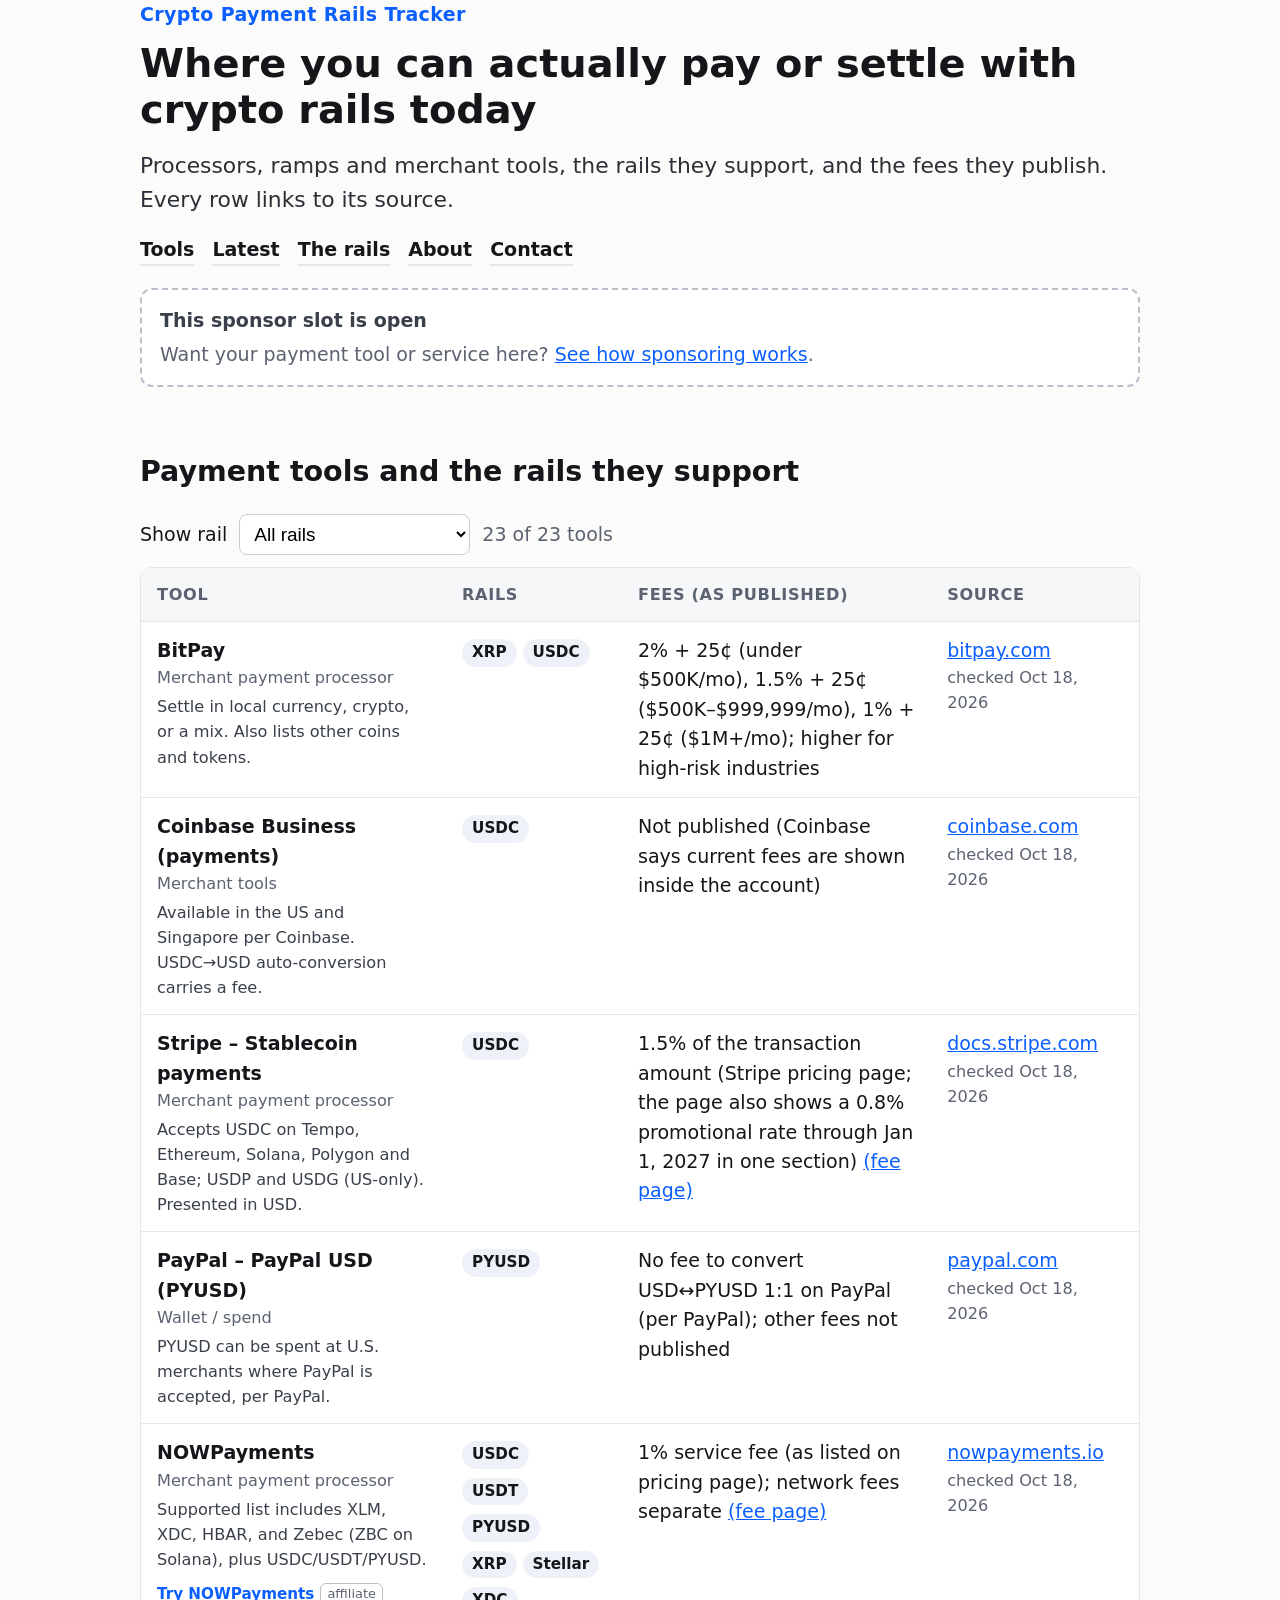
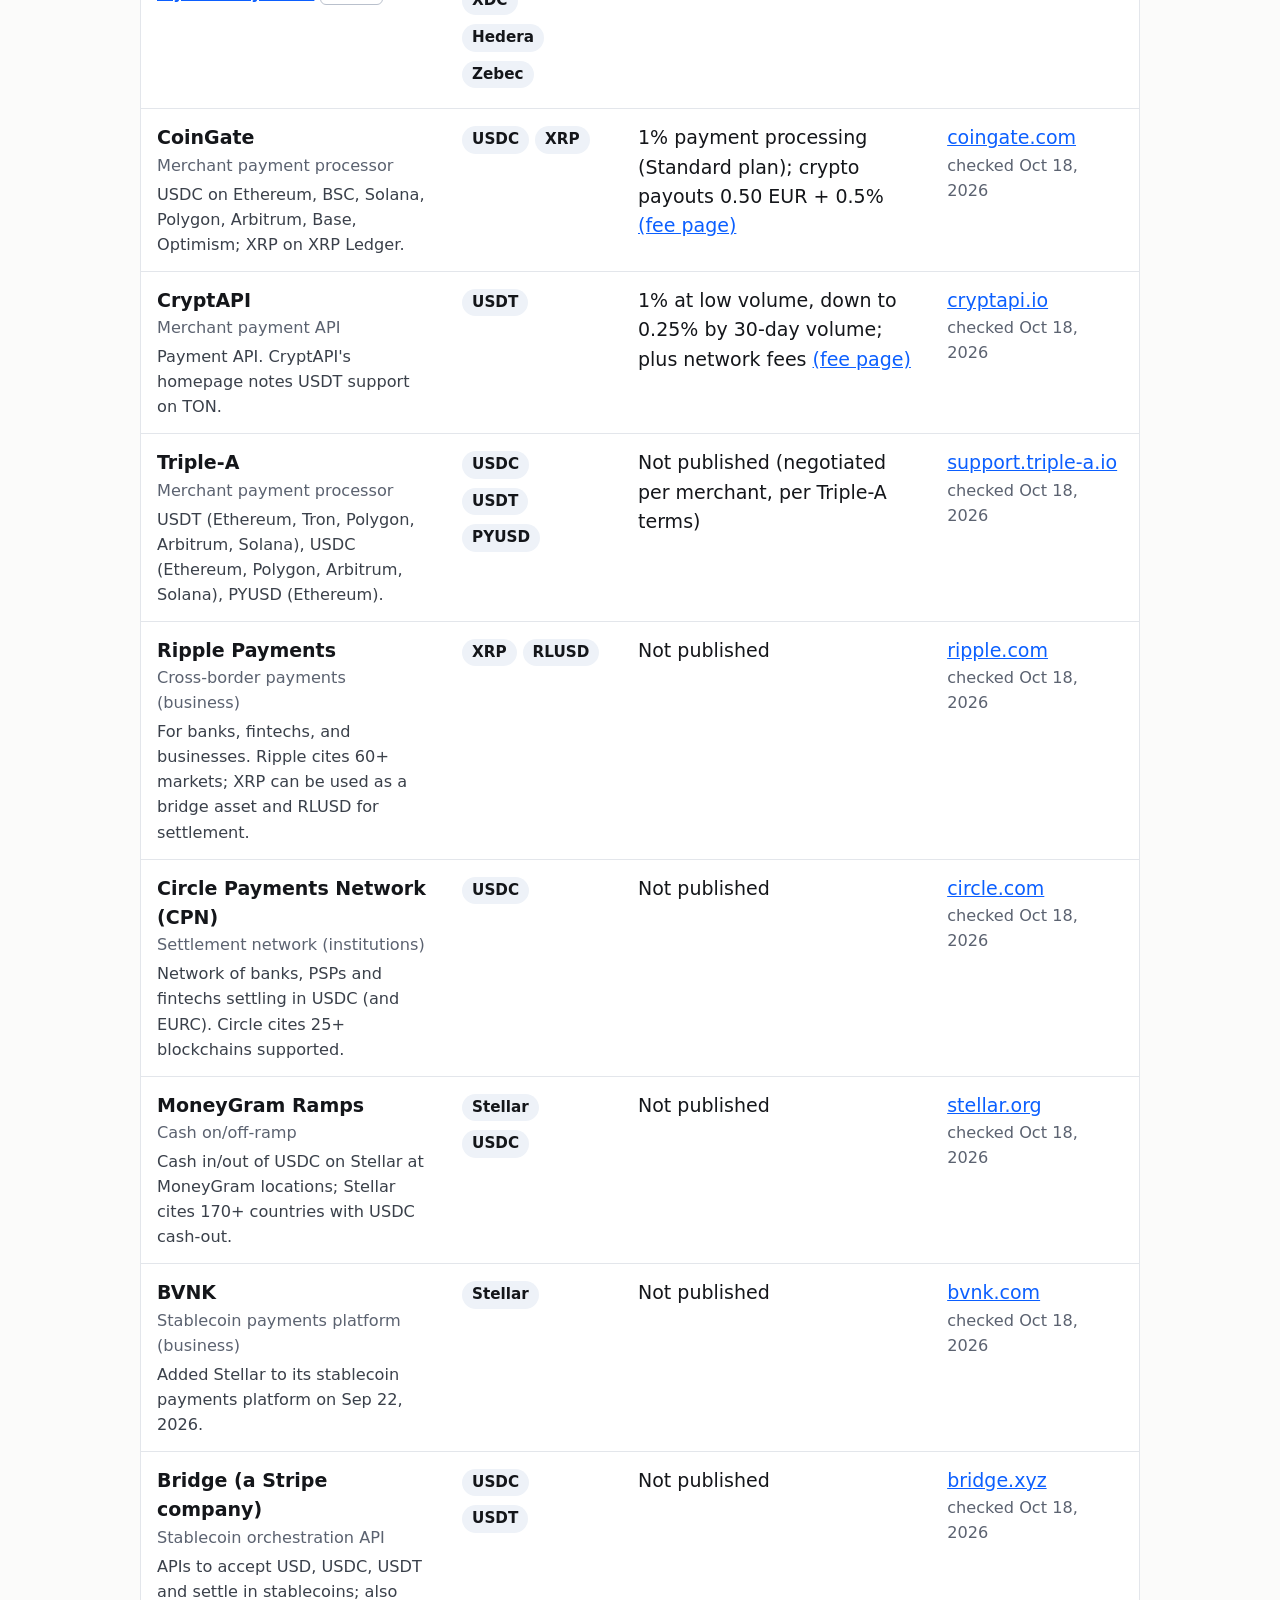
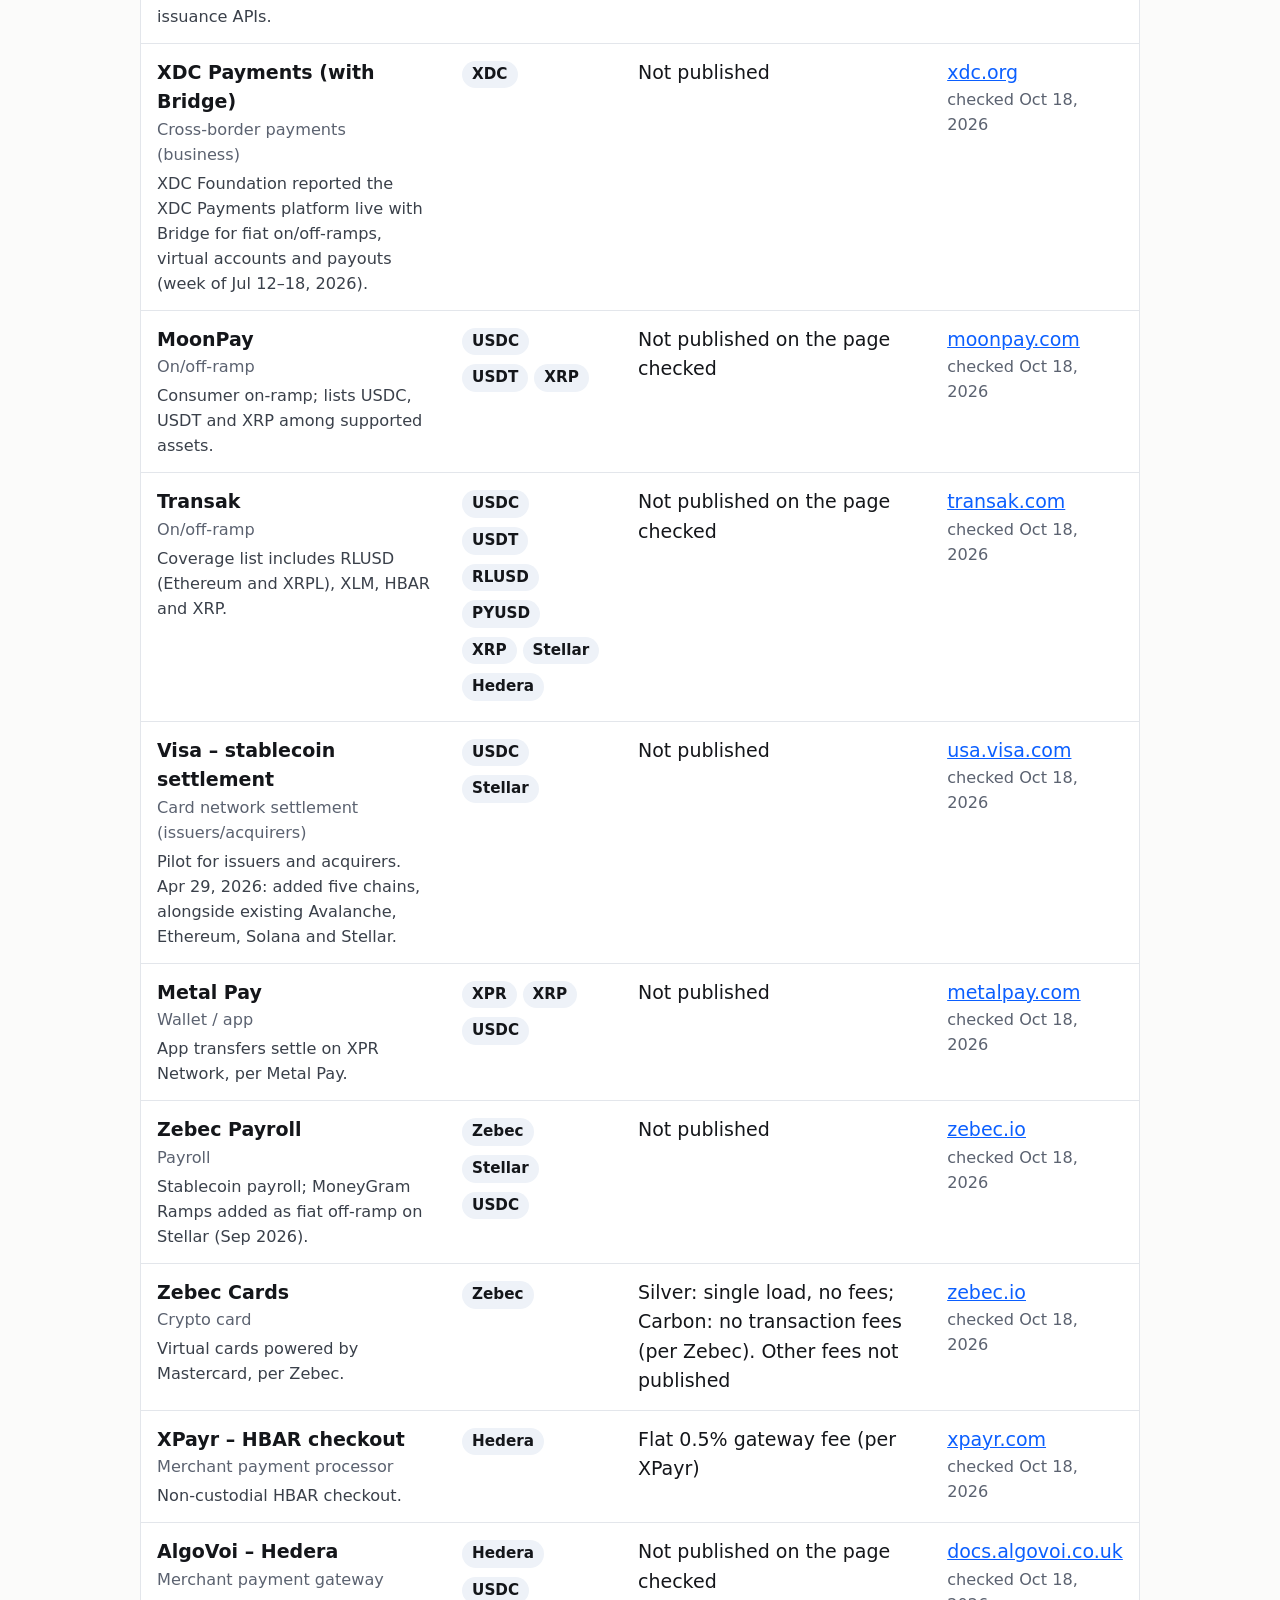
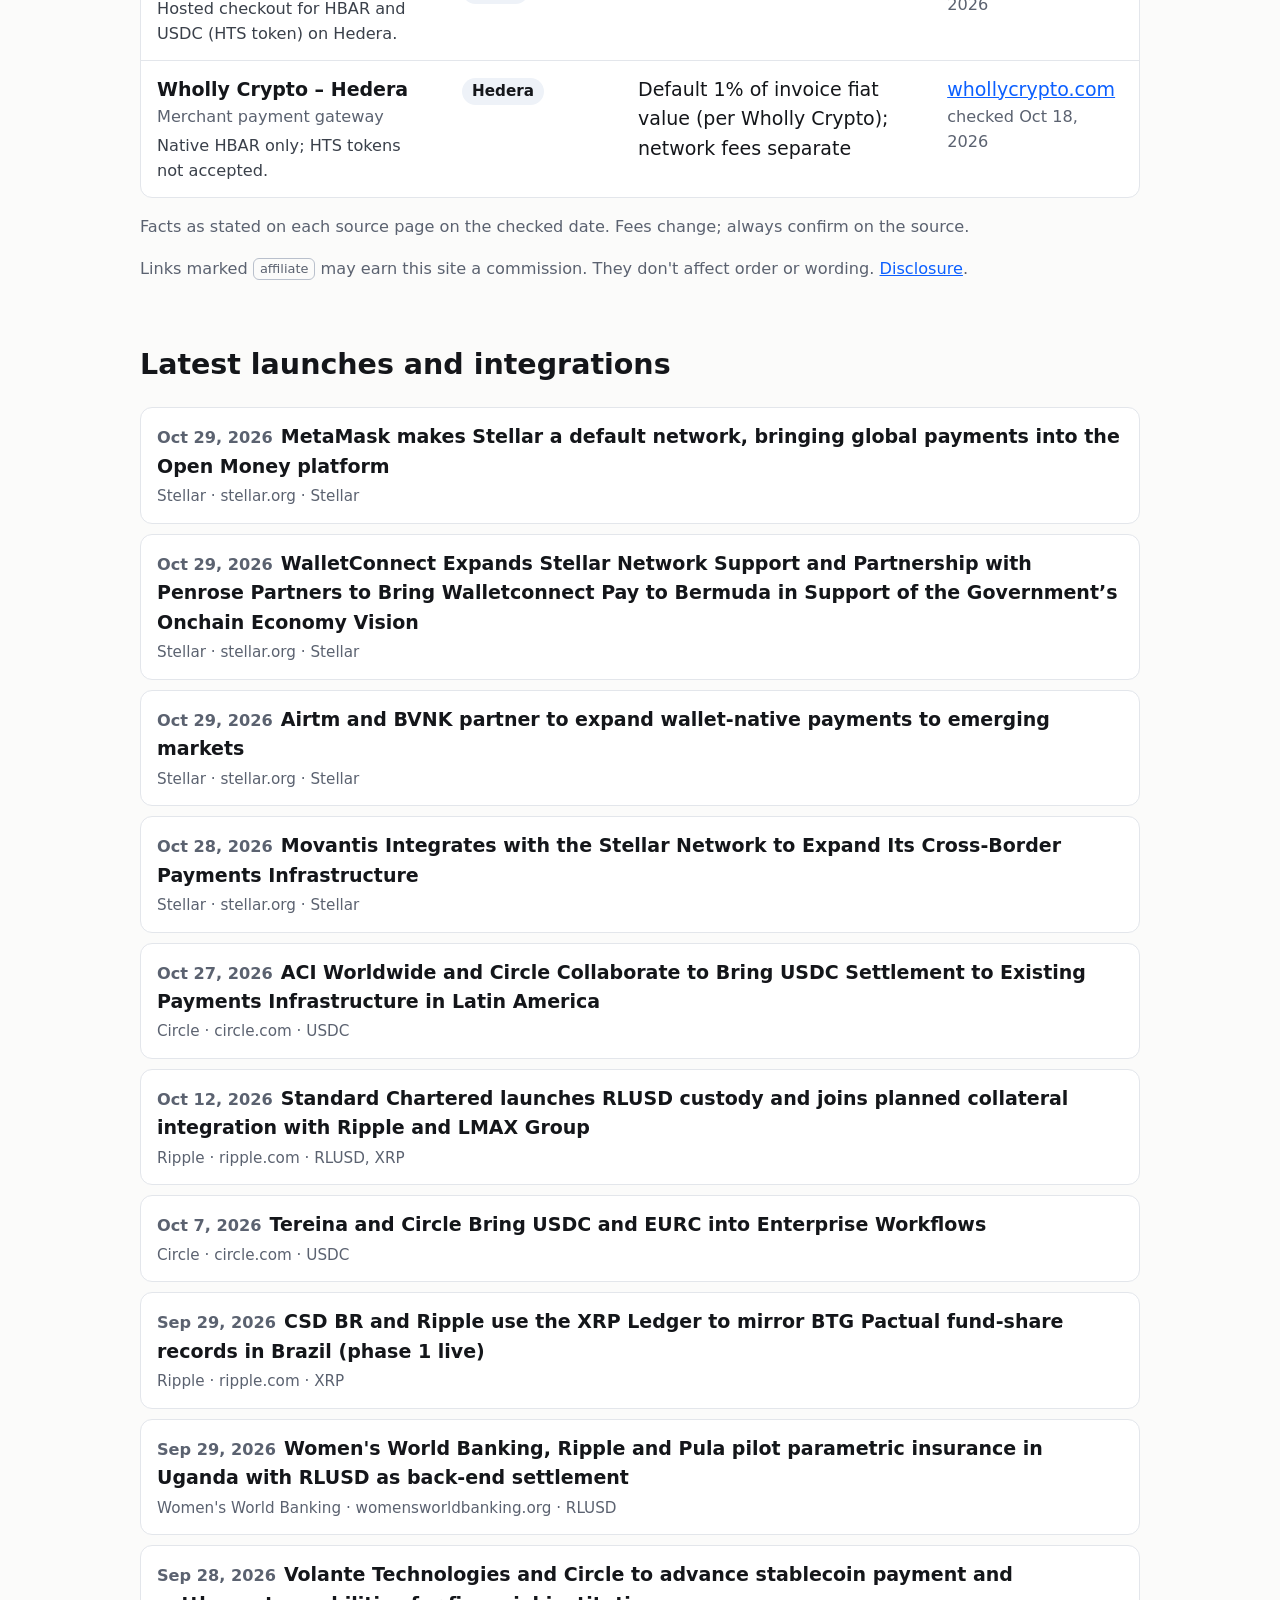
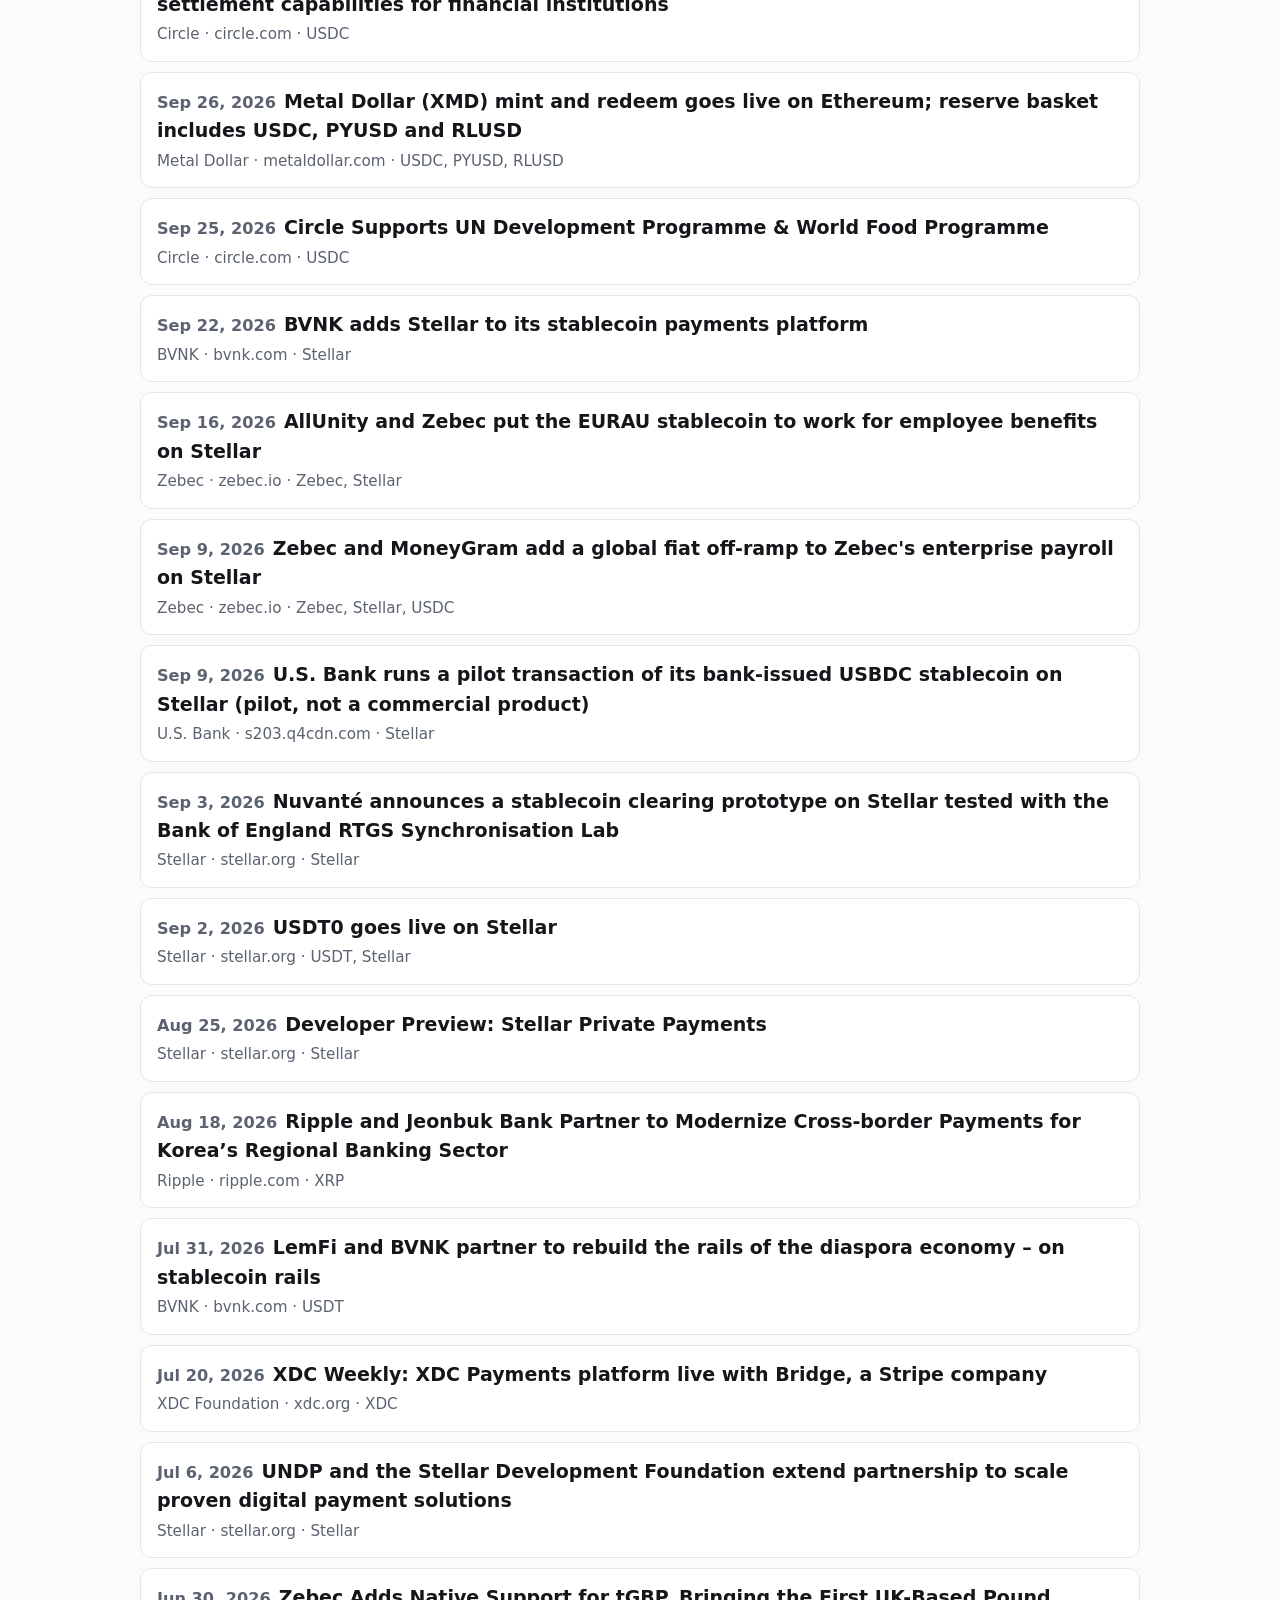
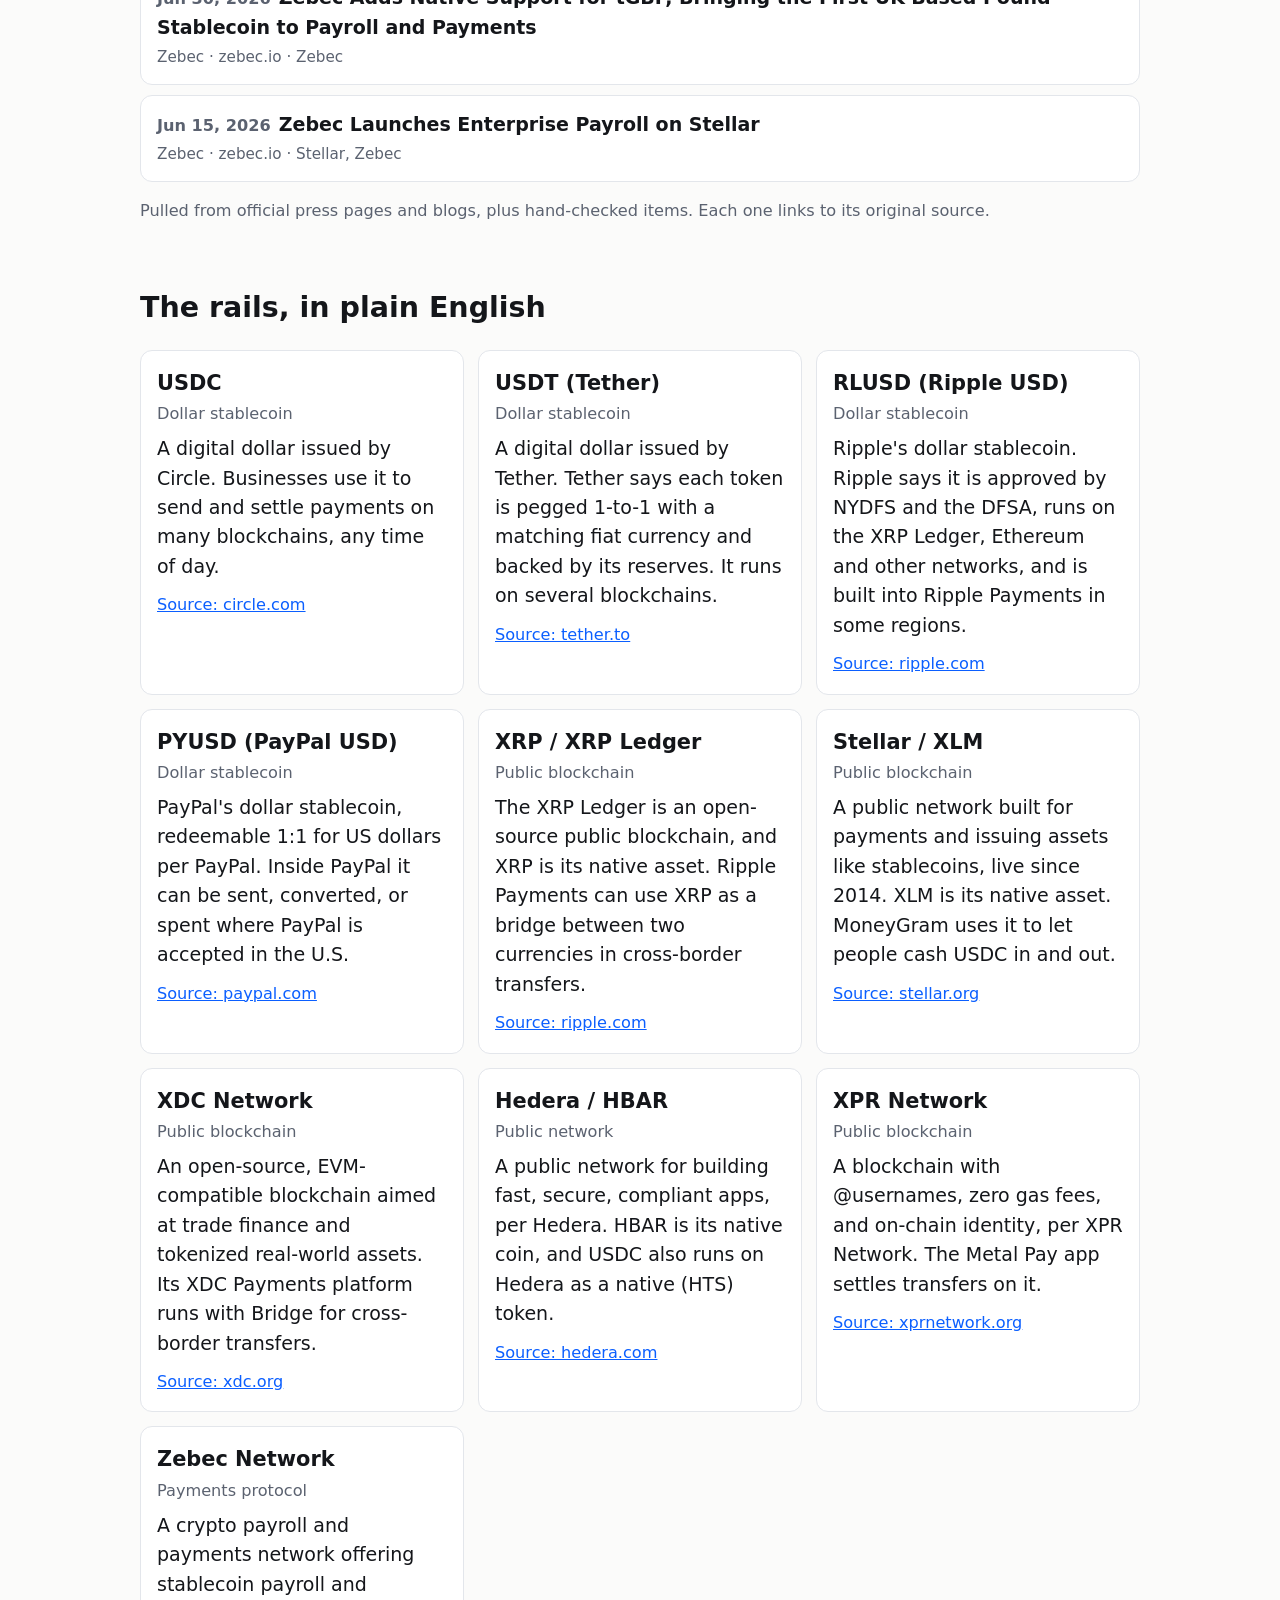
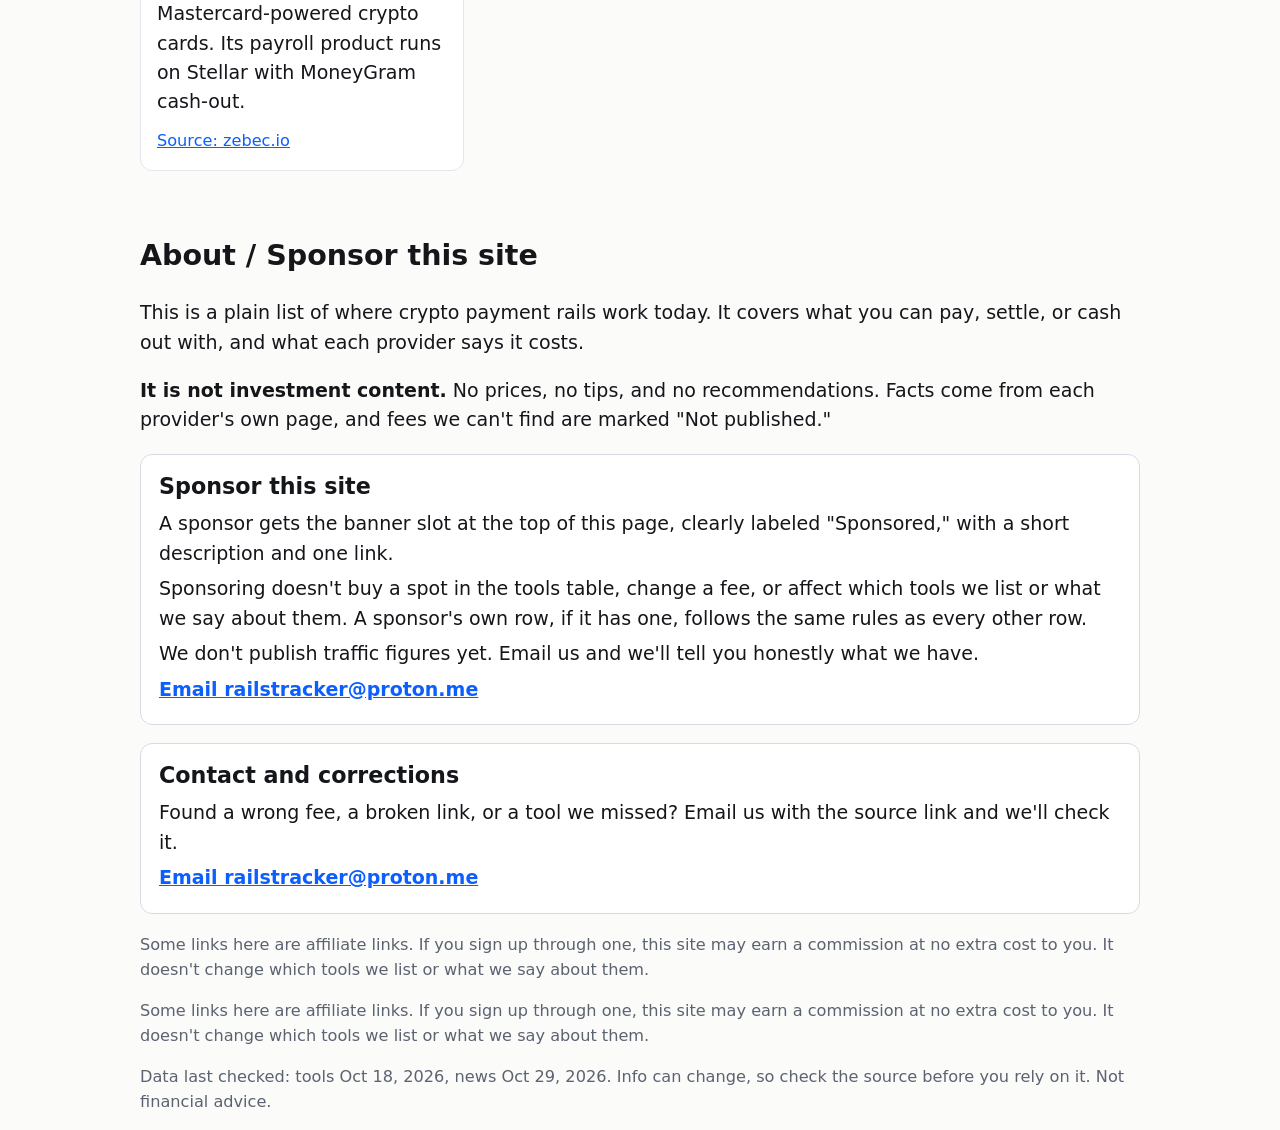
<file: index.html>
<!doctype html>
<html lang="en">
<head>
<meta charset="utf-8">
<meta name="viewport" content="width=device-width, initial-scale=1">
<title>Crypto Payment Rails Tracker – where you can pay or settle with crypto rails today</title>
<meta name="description" content="A plain, sourced list of payment processors, ramps and merchant tools that support USDC, USDT, RLUSD, PYUSD, XRP, Stellar, XDC, Hedera, XPR Network and Zebec. Every row links to its source.">
<link rel="icon" href="data:image/svg+xml,%3Csvg xmlns=%22http://www.w3.org/2000/svg%22 viewBox=%220 0 16 16%22%3E%3Crect width=%2216%22 height=%2216%22 rx=%223%22 fill=%22%230b5fff%22/%3E%3C/svg%3E">
<link rel="stylesheet" href="assets/styles.css">
</head>
<body>
<header class="wrap">
  <p class="kicker">Crypto Payment Rails Tracker</p>
  <h1>Where you can actually pay or settle with crypto rails today</h1>
  <p class="lede">Processors, ramps and merchant tools, the rails they support, and the fees they publish. Every row links to its source.</p>
  <nav class="jump"><a href="#tools">Tools</a><a href="#news">Latest</a><a href="#rails">The rails</a><a href="#about">About</a><a href="#contact">Contact</a></nav>
</header>

<div class="wrap"><aside class="placeholder sponsor" aria-label="Open sponsor slot">
  <strong>This sponsor slot is open</strong>
  <span>Want your payment tool or service here? <a href="#sponsor">See how sponsoring works</a>.</span>
</aside></div>

<main class="wrap">
  <section id="tools">
    <h2>Payment tools and the rails they support</h2>
    <div class="controls">
      <label for="railFilter">Show rail</label>
      <select id="railFilter"><option value="">All rails</option></select>
      <span id="count" class="muted"></span>
    </div>
    <div class="table-wrap">
      <table id="toolsTable">
        <thead><tr><th>Tool</th><th>Rails</th><th>Fees (as published)</th><th>Source</th></tr></thead>
        <tbody></tbody>
      </table>
    </div>
    <p class="muted small" id="toolsNote"></p>
    <p class="muted small">Links marked <span class="afftag">affiliate</span> may earn this site a commission. They don't affect order or wording. <a href="#disclosure">Disclosure</a>.</p>
  </section>

  <section id="news">
    <h2>Latest launches and integrations</h2>
    <ul id="newsList" class="news"></ul>
    <p class="muted small" id="newsNote"></p>
  </section>

  <section id="rails">
    <h2>The rails, in plain English</h2>
    <div id="railCards" class="cards"></div>
  </section>

  <section id="about">
    <h2>About / Sponsor this site</h2>
    <p>This is a plain list of where crypto payment rails work today. It covers what you can pay, settle, or cash out with, and what each provider says it costs.</p>
    <p><strong>It is not investment content.</strong> No prices, no tips, and no recommendations. Facts come from each provider's own page, and fees we can't find are marked "Not published."</p>
    <div class="contact-box" id="sponsor">
      <h3>Sponsor this site</h3>
      <p>A sponsor gets the banner slot at the top of this page, clearly labeled "Sponsored," with a short description and one link.</p>
      <p>Sponsoring doesn't buy a spot in the tools table, change a fee, or affect which tools we list or what we say about them. A sponsor's own row, if it has one, follows the same rules as every other row.</p>
      <p>We don't publish traffic figures yet. Email us and we'll tell you honestly what we have.</p>
      <p><a class="mail" href="mailto:railstracker@proton.me?subject=Sponsoring%20Crypto%20Payment%20Rails%20Tracker">Email railstracker@proton.me</a></p>
    </div>
    <div class="contact-box" id="contact">
      <h3>Contact and corrections</h3>
      <p>Found a wrong fee, a broken link, or a tool we missed? Email us with the source link and we'll check it.</p>
      <p><a class="mail" href="mailto:railstracker@proton.me?subject=Rails%20Tracker%20correction">Email railstracker@proton.me</a></p>
    </div>
    <p class="muted small">Some links here are affiliate links. If you sign up through one, this site may earn a commission at no extra cost to you. It doesn't change which tools we list or what we say about them.</p>
  </section>
</main>

<footer class="wrap muted small">
  <p id="disclosure">Some links here are affiliate links. If you sign up through one, this site may earn a commission at no extra cost to you. It doesn't change which tools we list or what we say about them.</p>
  <p>Data last checked: <span id="updated"></span>. Info can change, so check the source before you rely on it. Not financial advice.</p>
</footer>
<script src="assets/app.js"></script>
  <script data-goatcounter="https://railstracker.goatcounter.com/count" async src="//gc.zgo.at/count.js"></script>
</body>
</html>
</file>
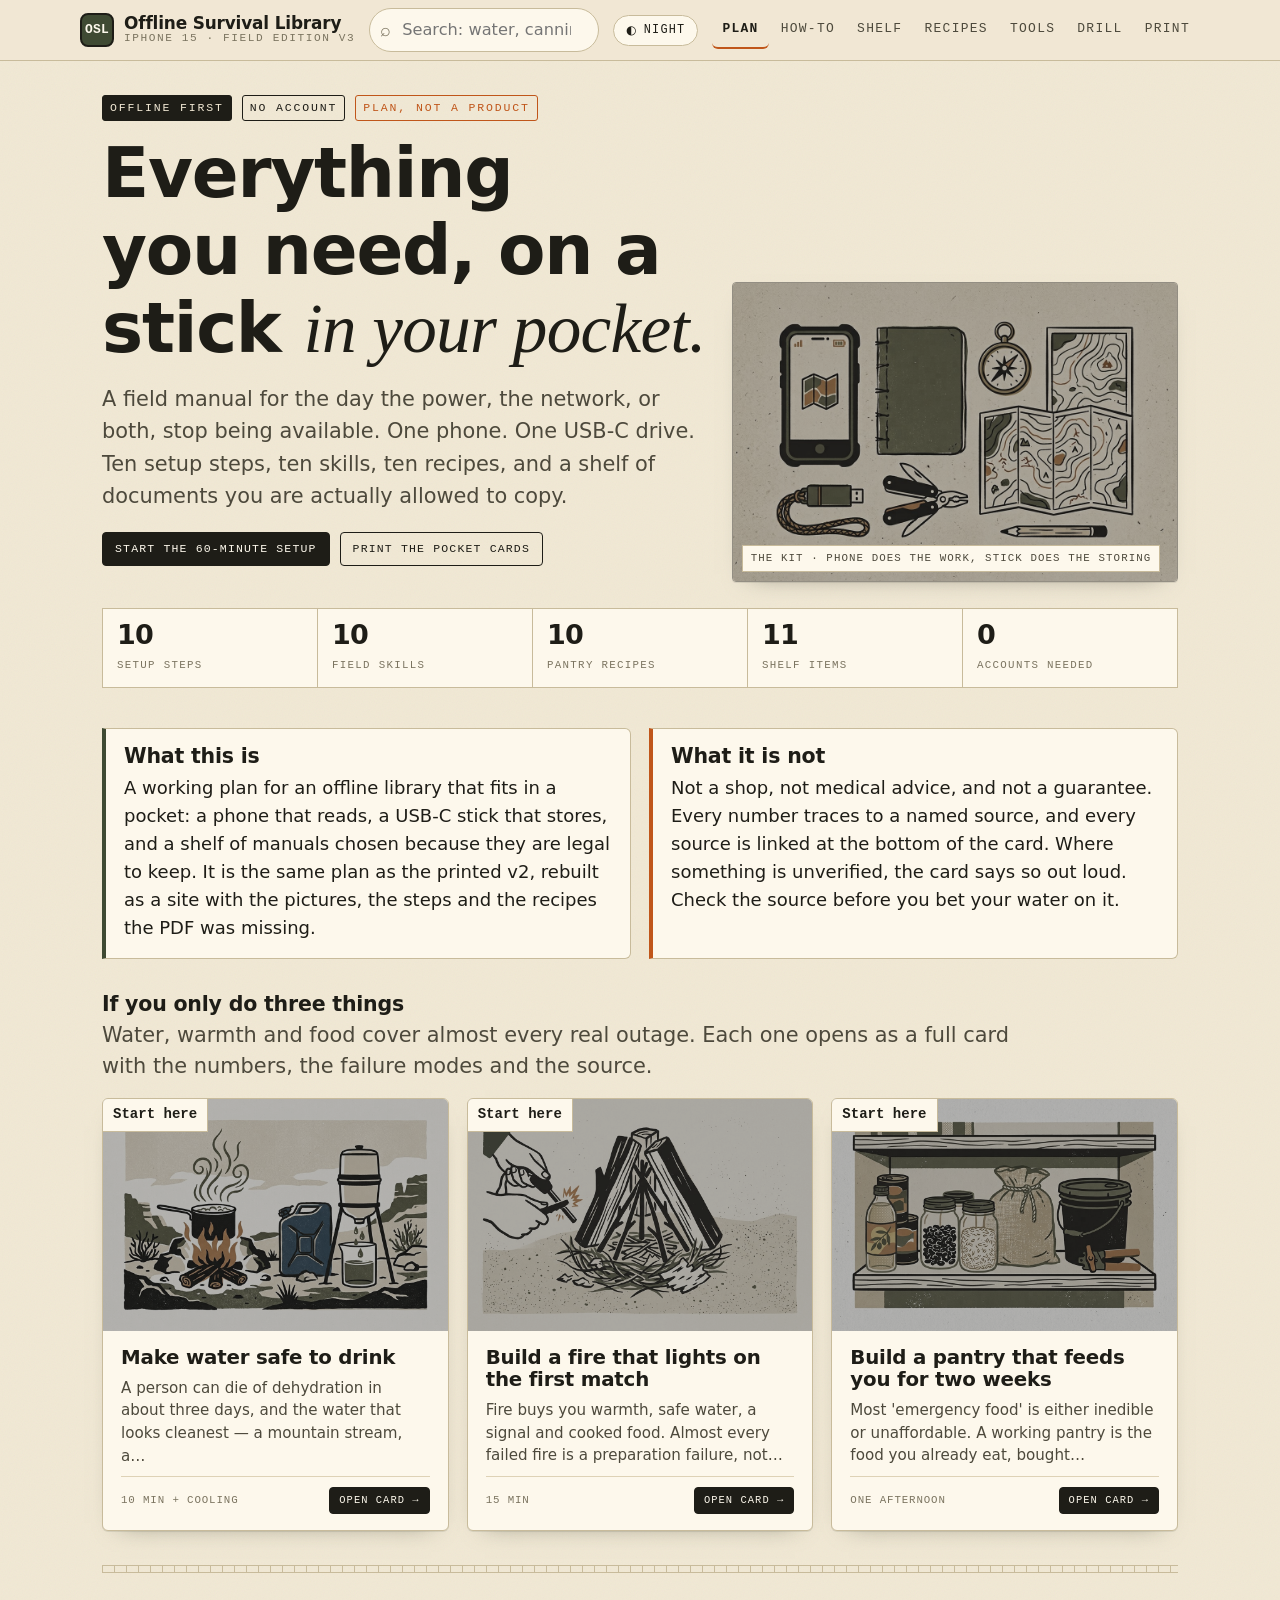
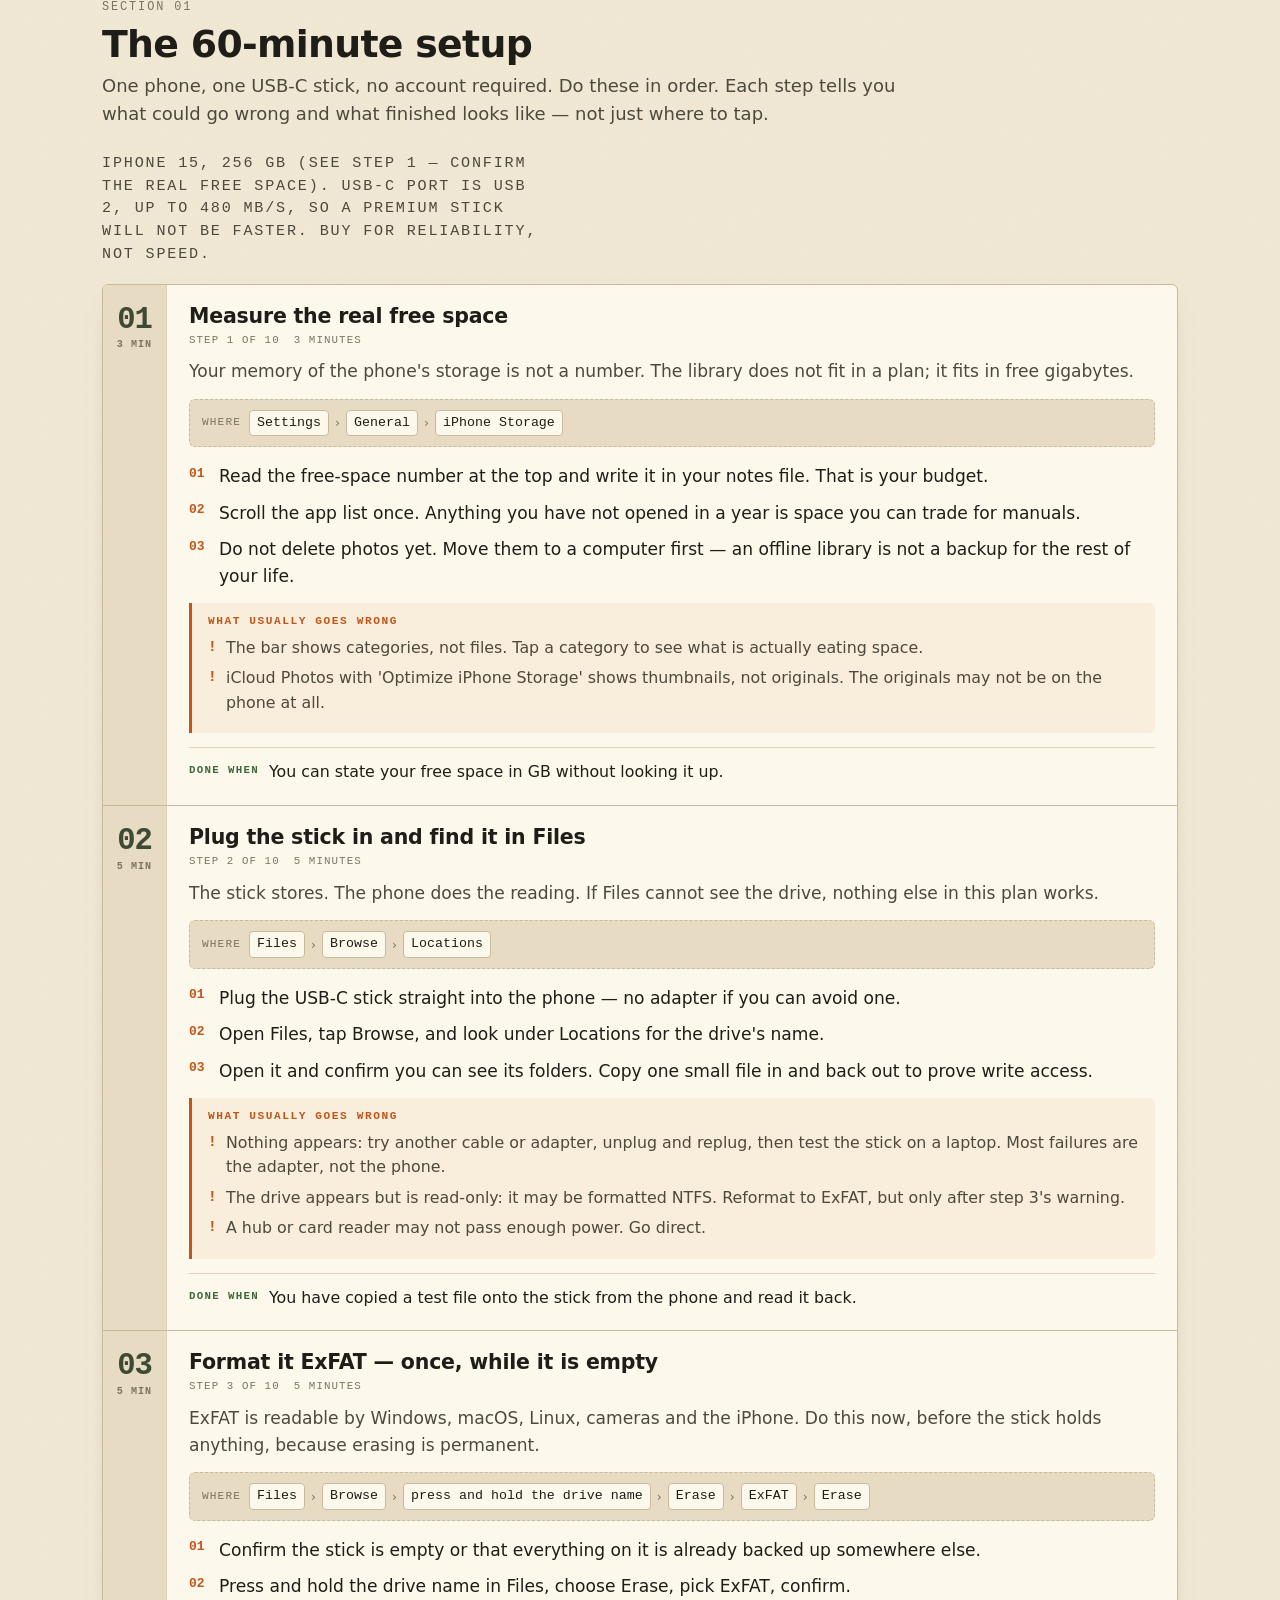
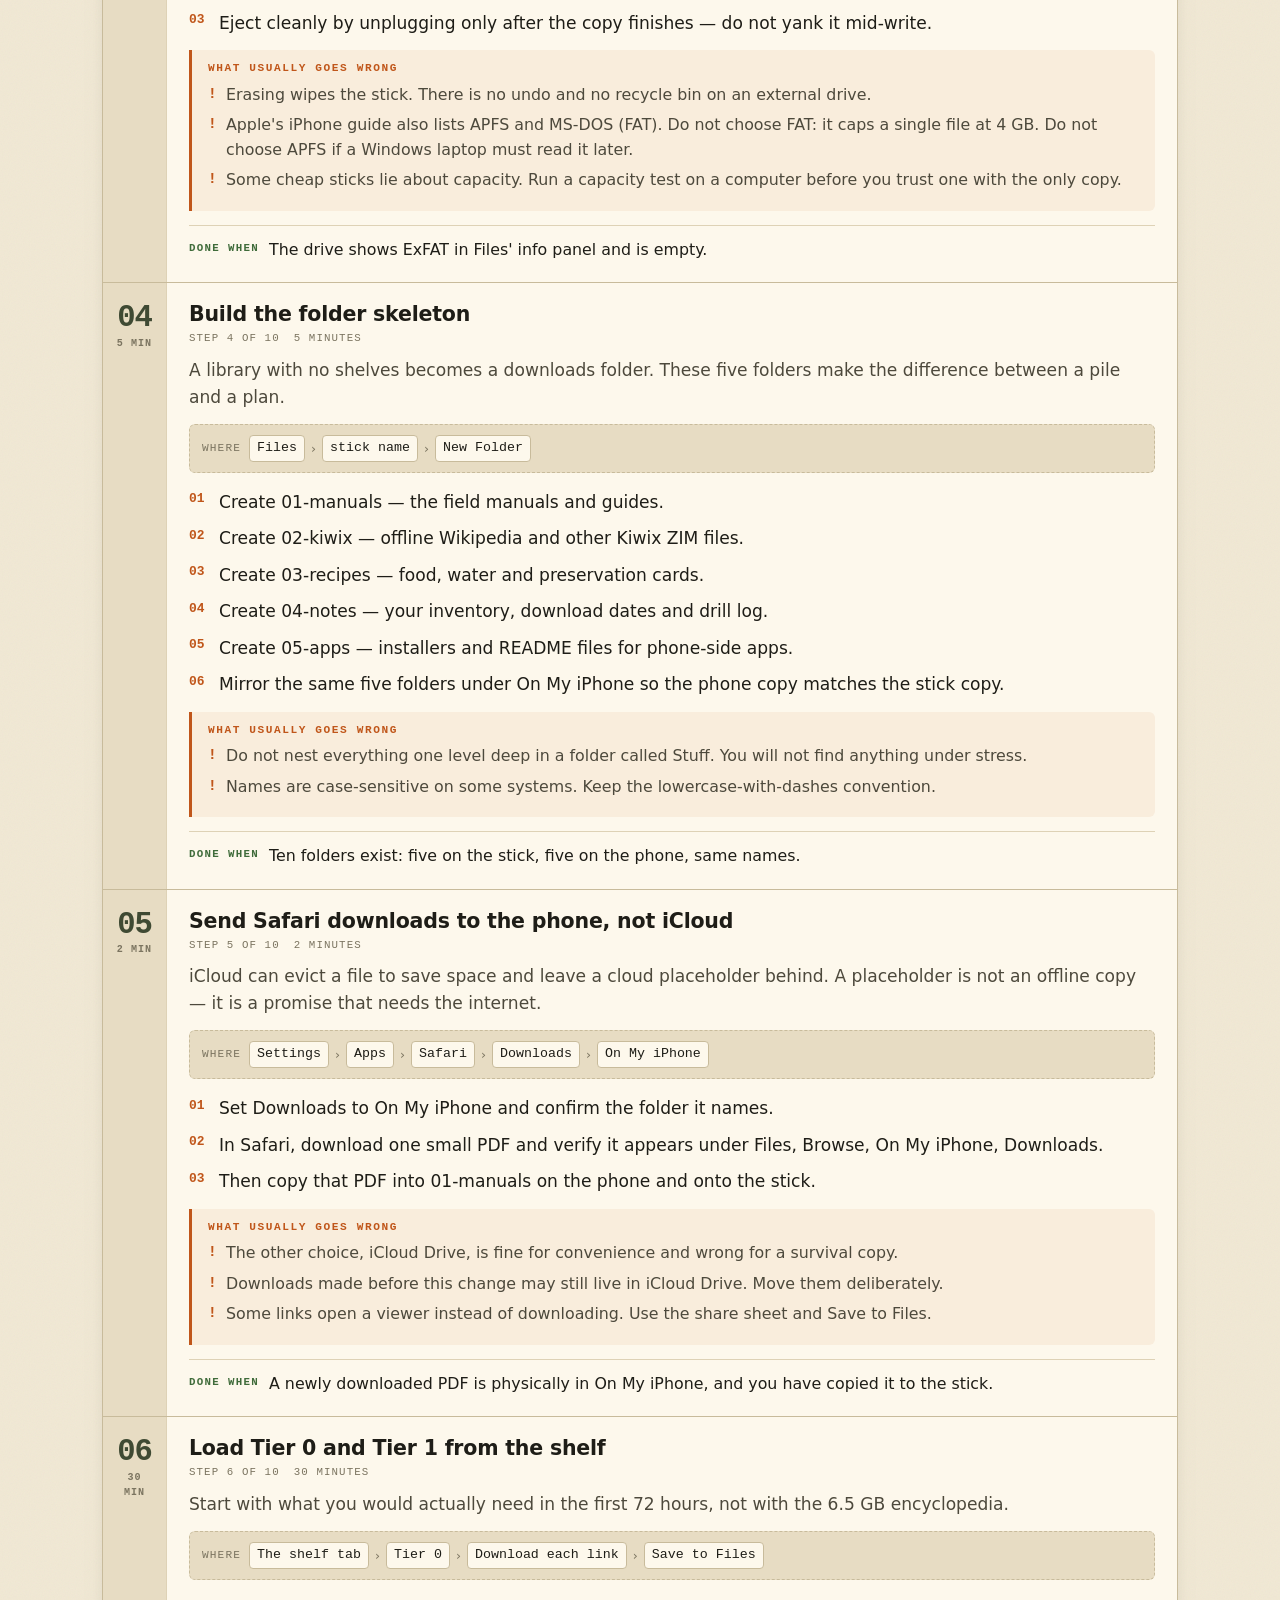
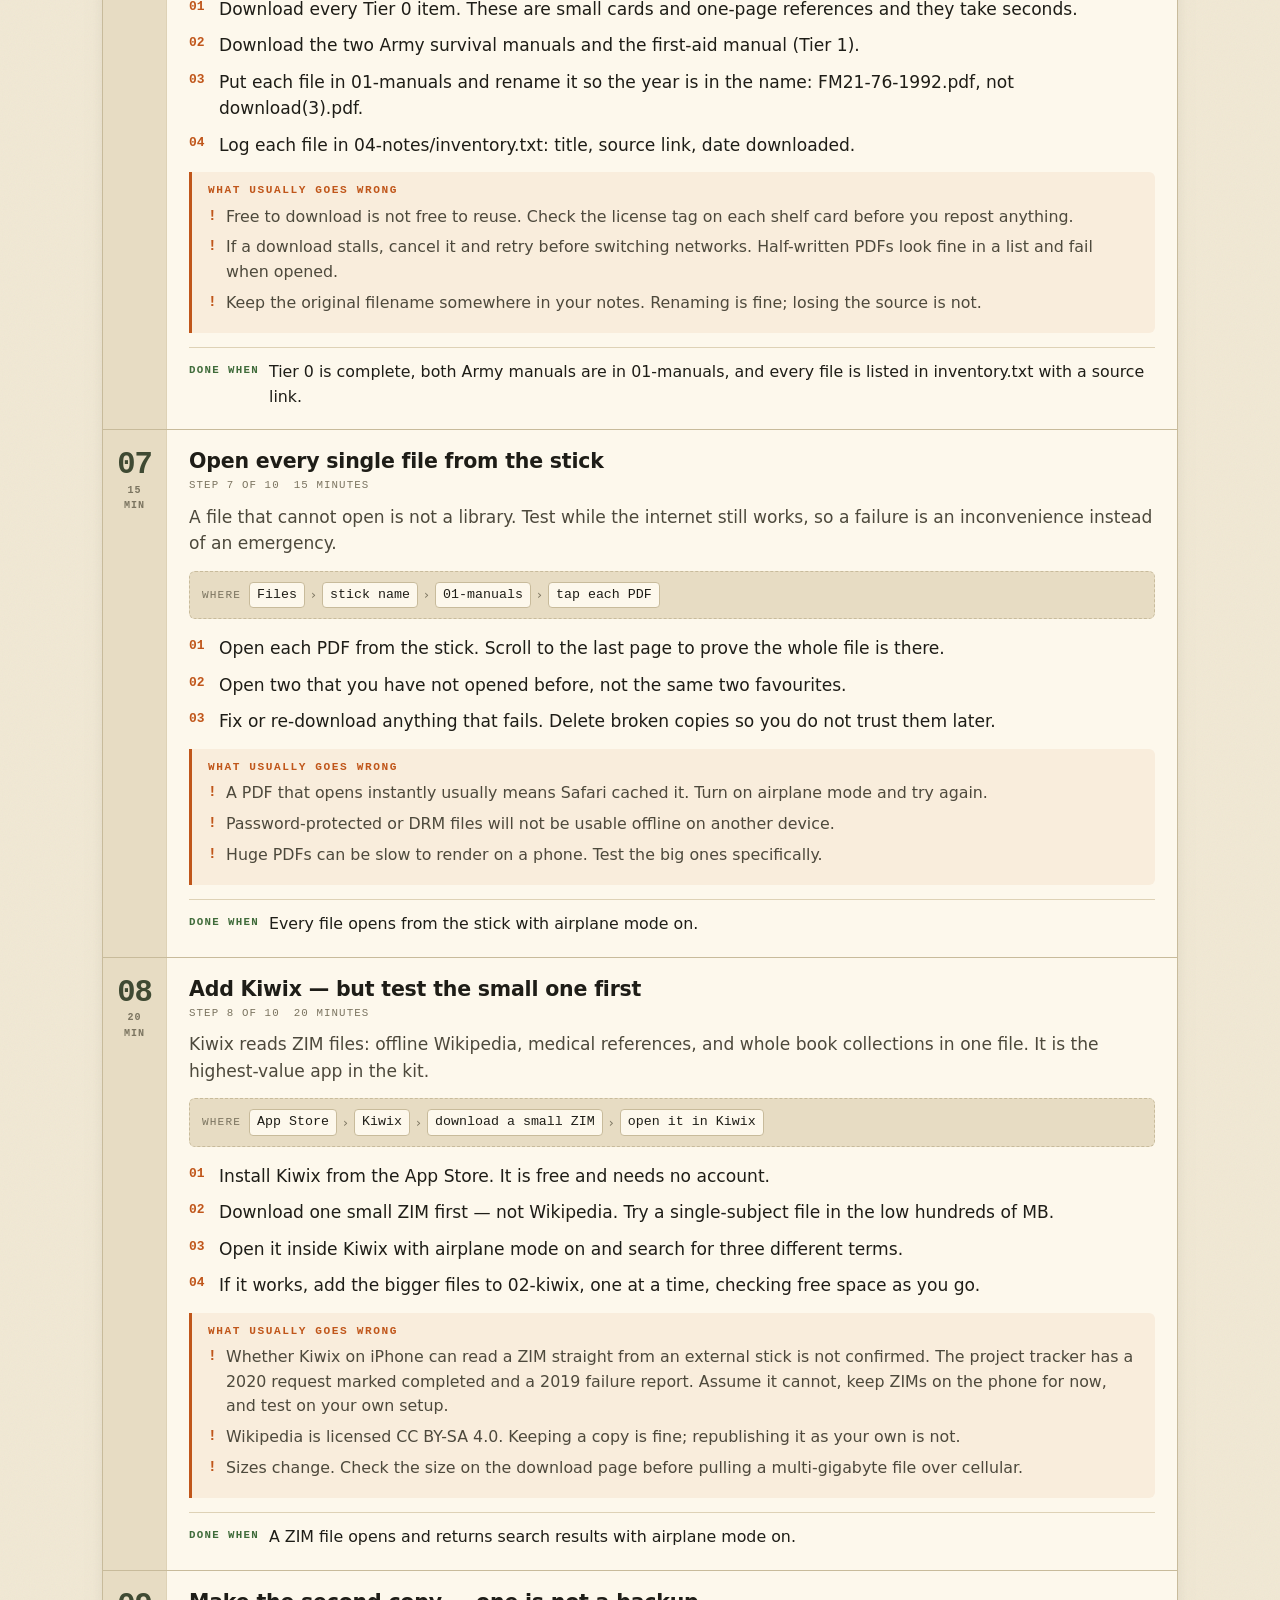
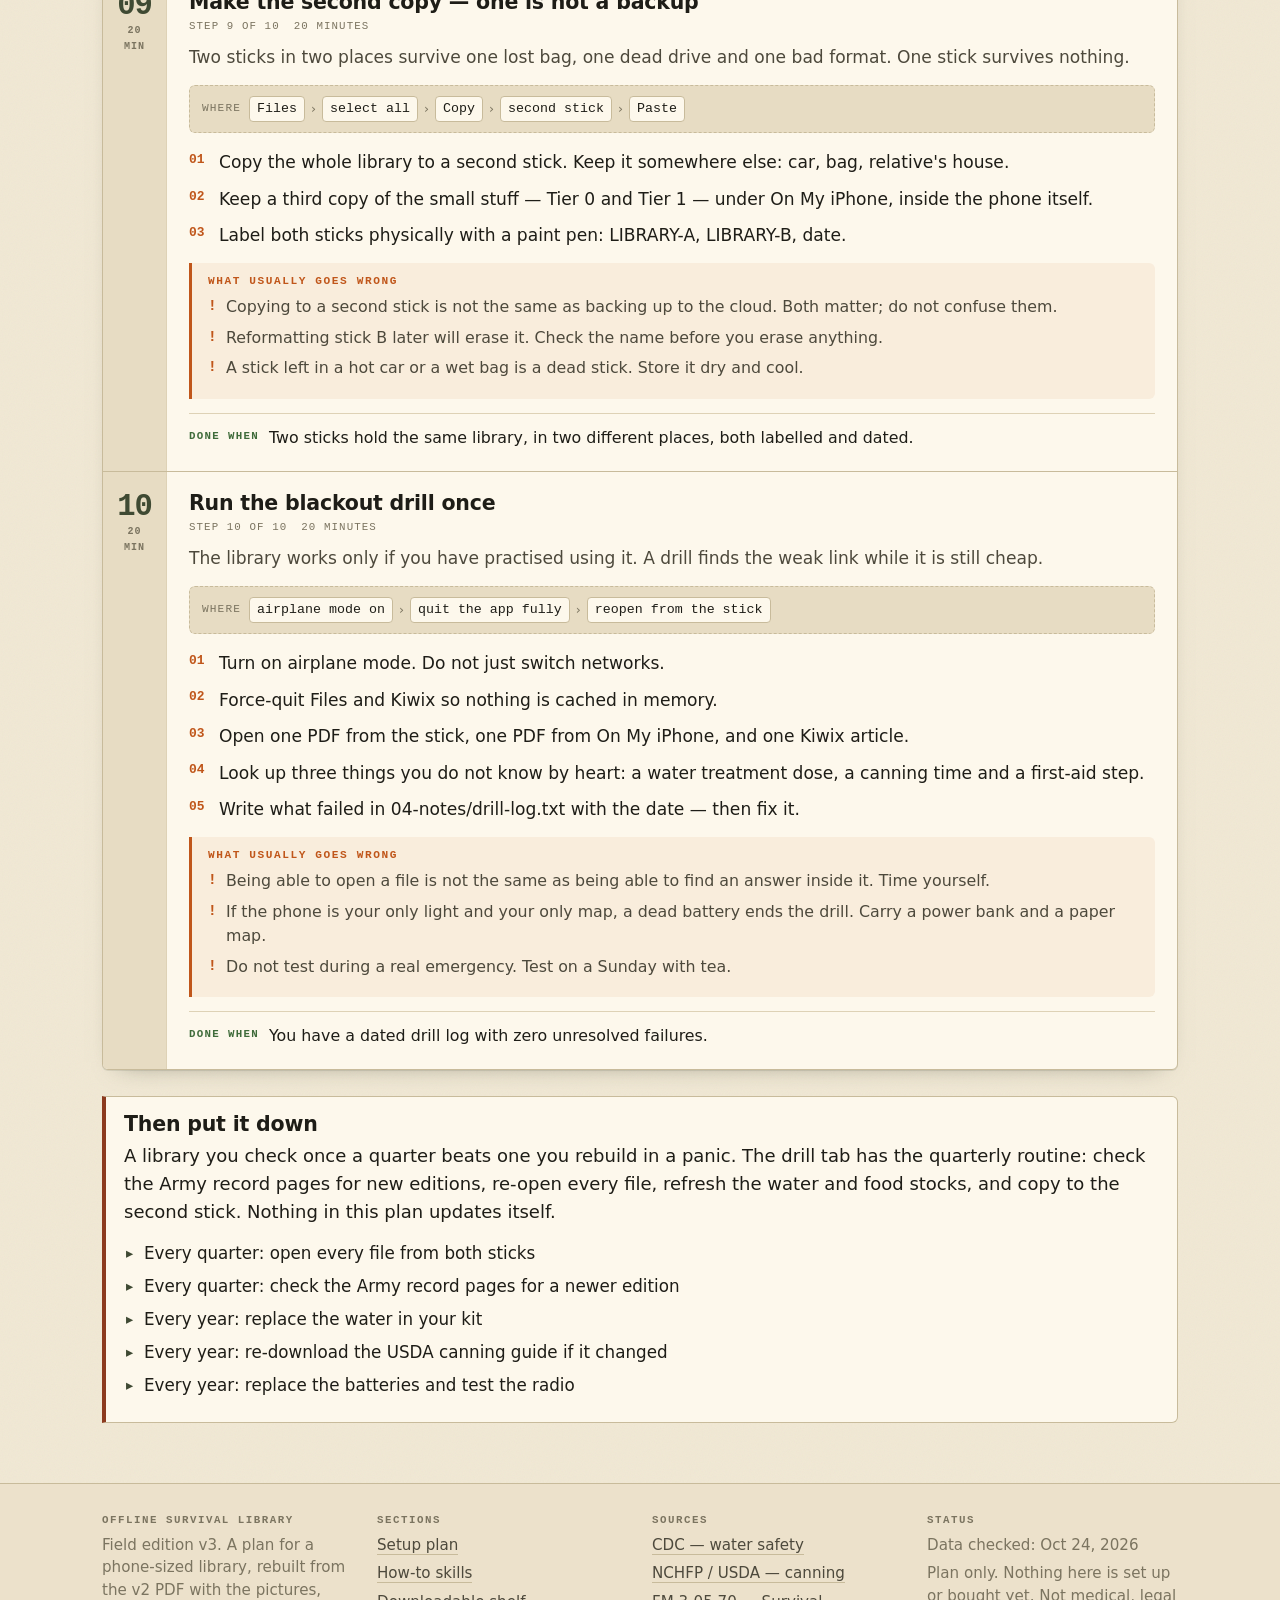
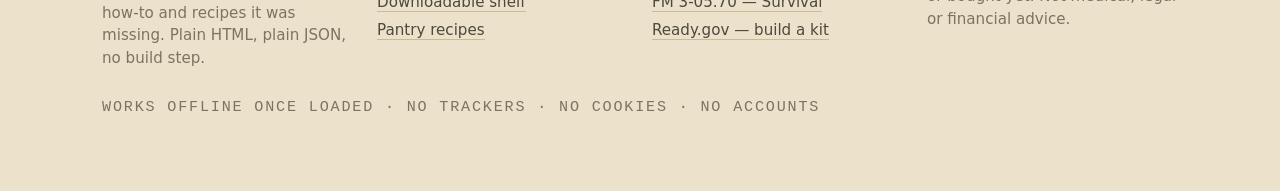
<file: survival/index.html>
<!doctype html>
<html lang="en">
<head>
<meta charset="utf-8">
<meta name="viewport" content="width=device-width, initial-scale=1">
<title>Offline Survival Library — the field manual in your pocket</title>
<meta name="description" content="A working plan for an offline survival library on an iPhone 15: ten setup steps, ten field skills, ten pantry recipes, printable pocket cards, and a sourced shelf of public-domain manuals you can legally copy.">
<meta name="color-scheme" content="light dark">
<meta name="theme-color" content="#3f4a33">
<link rel="manifest" href="manifest.webmanifest">
<link rel="icon" href="data:image/svg+xml,%3Csvg xmlns='http://www.w3.org/2000/svg' viewBox='0 0 32 32'%3E%3Crect width='32' height='32' rx='6' fill='%233f4a33'/%3E%3Cpath d='M8 22h16M10 18h12M12 14h8M14 10h4' stroke='%23f1e8d4' stroke-width='2.2' stroke-linecap='round'/%3E%3C/svg%3E">
<link rel="stylesheet" href="assets/styles.css">
</head>
<body>
<a class="skip" href="#main">Skip to content</a>

<header class="topbar">
  <div class="sheet topbar-in">
    <a class="brand" href="#plan">
      <span class="brand-mark" aria-hidden="true">OSL</span>
      <span class="brand-txt"><b>Offline Survival Library</b><span>iPhone 15 · field edition v3</span></span>
    </a>

    <div class="searchbox no-print">
      <label class="vh" for="q">Search the library</label>
      <input id="q" type="search" placeholder="Search: water, canning, tinder…" autocomplete="off" spellcheck="false" aria-describedby="q-hint">
      <span id="q-hint" class="vh">Results appear below the field as you type.</span>
      <div class="results" id="results" hidden role="listbox" aria-label="Search results"></div>
    </div>

    <button class="icon-btn no-print" id="nightBtn" type="button" aria-pressed="false" title="Red light mode — keeps your night vision">
      <span aria-hidden="true">◐</span> <span id="nightLabel">Night</span>
    </button>

    <nav class="tabs" aria-label="Sections">
      <a class="tab" href="#plan" data-view="plan">Plan</a>
      <a class="tab" href="#skills" data-view="skills">How-to</a>
      <a class="tab" href="#shelf" data-view="shelf">Shelf</a>
      <a class="tab" href="#recipes" data-view="recipes">Recipes</a>
      <a class="tab" href="#tools" data-view="tools">Tools</a>
      <a class="tab" href="#drill" data-view="drill">Drill</a>
      <a class="tab" href="#print" data-view="print">Print</a>
    </nav>
  </div>
</header>

<main id="main">
  <!-- ======================= PLAN ======================= -->
  <section class="view" id="view-plan" aria-labelledby="plan-h">
    <div class="sheet">
      <div class="hero">
        <div class="hero-grid">
          <div>
            <div class="eyebrow">
              <span class="plate-tag solid">Offline first</span>
              <span class="plate-tag">No account</span>
              <span class="plate-tag warn">Plan, not a product</span>
            </div>
            <h1 id="plan-h">Everything you need, on a stick <em>in your pocket.</em></h1>
            <p class="lead">A field manual for the day the power, the network, or both, stop being available. One phone. One USB-C drive. Ten setup steps, ten skills, ten recipes, and a shelf of documents you are actually allowed to copy.</p>
            <p style="margin-top:20px;display:flex;gap:10px;flex-wrap:wrap">
              <a class="btn" href="#plan/s1-space">Start the 60-minute setup</a>
              <a class="btn ghost" href="#print">Print the pocket cards</a>
            </p>
          </div>
          <figure class="hero-figure">
            <img src="assets/img/hero.jpg" width="1100" height="738" alt="Flat-lay illustration of a phone, a USB-C stick on a lanyard, a canvas notebook, a compass, a folded topo map, a multi-tool and a pencil." fetchpriority="high">
            <figcaption>The kit · phone does the work, stick does the storing</figcaption>
          </figure>
        </div>

        <div class="hero-stats" id="heroStats">
          <div><b>10</b><span>setup steps</span></div>
          <div><b>10</b><span>field skills</span></div>
          <div><b>10</b><span>pantry recipes</span></div>
          <div><b>11</b><span>shelf items</span></div>
          <div><b>0</b><span>accounts needed</span></div>
        </div>
      </div>

      <div class="grid two" style="margin-top:34px">
        <div class="callout">
          <h3>What this is</h3>
          <p>A working plan for an offline library that fits in a pocket: a phone that reads, a USB-C stick that stores, and a shelf of manuals chosen because they are legal to keep. It is the same plan as the printed v2, rebuilt as a site with the pictures, the steps and the recipes the PDF was missing.</p>
        </div>
        <div class="callout warn">
          <h3>What it is not</h3>
          <p>Not a shop, not medical advice, and not a guarantee. Every number traces to a named source, and every source is linked at the bottom of the card. Where something is unverified, the card says so out loud. Check the source before you bet your water on it.</p>
        </div>
      </div>

      <h3 style="margin:34px 0 4px">If you only do three things</h3>
      <p class="lead small" style="max-width:44em;margin-bottom:16px">Water, warmth and food cover almost every real outage. Each one opens as a full card with the numbers, the failure modes and the source.</p>
      <div class="grid three" id="quickPicks" style="margin-bottom:34px"></div>

      <div class="tickrule"></div>

      <div class="section-head" id="setup">
        <div>
          <span class="sec-no">Section 01</span>
          <h2>The 60-minute setup</h2>
          <p id="setupIntro"></p>
        </div>
        <p class="mono muted small" id="setupDevice" style="max-width:30em"></p>
      </div>

      <div class="card" id="steps"></div>

      <div class="callout stamp" style="margin-top:26px" id="afterBox"></div>
    </div>
  </section>

  <!-- ======================= SKILLS ======================= -->
  <section class="view" id="view-skills" aria-labelledby="skills-h" hidden>
    <div class="sheet">
      <div class="section-head" style="margin-top:34px">
        <div>
          <span class="sec-no">Section 02</span>
          <h2 id="skills-h">How-to, in the order you would need it</h2>
          <p>Every card is a procedure, not a summary: what to gather, what to do in order, what usually goes wrong, and how you know you have actually finished. Tap a card to open the full version.</p>
        </div>
      </div>

      <div class="callout" id="triage" style="margin-bottom:26px"></div>

      <div class="grid three" id="skillGrid"></div>

      <p class="small muted" style="margin-top:22px">
        Reading a card is not the same as having done it. The drill tab exists to close that gap.
        <a href="#drill">Take the blackout drill →</a>
      </p>
    </div>
  </section>

  <!-- ======================= SHELF ======================= -->
  <section class="view" id="view-shelf" aria-labelledby="shelf-h" hidden>
    <div class="sheet">
      <div class="section-head" style="margin-top:34px">
        <div>
          <span class="sec-no">Section 03</span>
          <h2 id="shelf-h">The shelf</h2>
          <p>What to download, in what order, and what you are allowed to do with it afterwards. Four tiers, so a full phone never costs you the first-aid manual.</p>
        </div>
      </div>

      <div class="grid three" id="tierGuide" style="margin-bottom:24px"></div>

      <div class="tierbar" id="tierBar" role="group" aria-label="Filter by tier"></div>
      <p class="small muted" id="shelfNote" style="margin:-6px 0 18px;max-width:60em"></p>

      <div class="grid" id="docList" style="gap:14px"></div>

      <h3 style="margin-top:36px">Held out, on purpose</h3>
      <p class="lead small" style="max-width:44em">Not everything useful belongs in a copyable library. These four were considered and left off the shelf, with the reason and the way back in.</p>
      <div id="heldOut" style="margin-top:14px"></div>

      <h3 style="margin-top:36px">Licence key</h3>
      <div class="table-wrap" style="margin-top:12px">
        <table><thead><tr><th>Tag</th><th>Means</th></tr></thead><tbody id="licenceBody"></tbody></table>
      </div>
    </div>
  </section>

  <!-- ======================= RECIPES ======================= -->
  <section class="view" id="view-recipes" aria-labelledby="recipes-h" hidden>
    <div class="sheet">
      <div class="section-head" style="margin-top:34px">
        <div>
          <span class="sec-no">Section 04</span>
          <h2 id="recipes-h">Ten recipes for a pantry, not a fridge</h2>
          <p>No cream, no fresh herbs, no oven required for most of them. Each card lists the fuel, the water and the calories, because in an outage those are the scarce things.</p>
        </div>
      </div>

      <figure style="margin:0 0 22px">
        <img src="assets/img/canning.jpg" alt="Illustration of a water-bath canner, mason jars, a jar lifter and finished jars of tomatoes." width="1100" height="738" loading="lazy" style="width:100%;height:auto;border:1px solid var(--line);border-radius:6px">
        <figcaption class="mono small muted" style="margin-top:6px">Tested process, not vibes · acid, headspace, time, altitude</figcaption>
      </figure>

      <div class="tierbar" id="recipeBar" role="group" aria-label="Filter recipes"></div>
      <p class="mono muted small" style="margin:-6px 0 18px">Tap a card for steps · every canning number is from NCHFP</p>

      <div class="grid two" id="recipeGrid"></div>
    </div>
  </section>

  <!-- ======================= TOOLS ======================= -->
  <section class="view" id="view-tools" aria-labelledby="tools-h" hidden>
    <div class="sheet">
      <div class="section-head" style="margin-top:34px">
        <div>
          <span class="sec-no">Section 05</span>
          <h2 id="tools-h">Tools that do the arithmetic</h2>
          <p>Four calculators that replace the scribbles on the back of an envelope. They work offline, they need no signal, and they round in the safe direction.</p>
        </div>
      </div>

      <div class="grid two">
        <div class="tool">
          <h3>Water disinfection</h3>
          <p class="sub">CDC dose for unscented household bleach, 5–9% sodium hypochlorite.</p>
          <div class="field"><label for="w-amount">Amount of water</label><input id="w-amount" type="number" min="0" step="0.25" value="1" inputmode="decimal"></div>
          <div class="field"><label for="w-unit">Unit</label>
            <select id="w-unit">
              <option value="gal">gallons</option>
              <option value="qt">quarts</option>
              <option value="l">litres</option>
            </select>
          </div>
          <div class="field"><label for="w-cloud">How clear is it?</label>
            <select id="w-cloud">
              <option value="clear">Clear</option>
              <option value="cloudy">Cloudy, murky or very cold</option>
            </select>
          </div>
          <div class="out" id="w-out" aria-live="polite"></div>
        </div>

        <div class="tool">
          <h3>Boil time and canning adjustment</h3>
          <p class="sub">Elevation changes both. Set your altitude once and both answers update.</p>
          <div class="field"><label for="e-amount">Elevation</label><input id="e-amount" type="number" min="0" step="50" value="0" inputmode="numeric"></div>
          <div class="field"><label for="e-unit">Unit</label>
            <select id="e-unit"><option value="ft">feet</option><option value="m">metres</option></select>
          </div>
          <div class="out" id="e-out" aria-live="polite"></div>
        </div>

        <div class="tool">
          <h3>Two-week stockpile</h3>
          <p class="sub">Rough numbers, labelled as such. Better than a feeling.</p>
          <div class="field"><label for="s-people">People</label><input id="s-people" type="number" min="1" max="30" step="1" value="2" inputmode="numeric"></div>
          <div class="field"><label for="s-days">Days to cover</label><input id="s-days" type="number" min="1" max="90" step="1" value="14" inputmode="numeric"></div>
          <div class="field"><label for="s-kcal">Calories per person per day</label>
            <select id="s-kcal">
              <option value="1800">1,800 — light activity</option>
              <option value="2000" selected>2,000 — baseline</option>
              <option value="2400">2,400 — hard work, cold</option>
            </select>
          </div>
          <div class="out" id="s-out" aria-live="polite"></div>
        </div>

        <div class="tool">
          <h3>How many bottles is that?</h3>
          <p class="sub">Turning gallons into something you can actually carry home.</p>
          <div class="field"><label for="b-gal">Gallons to store</label><input id="b-gal" type="number" min="0" step="1" value="14" inputmode="numeric"></div>
          <div class="field"><label for="b-size">Bottle size</label>
            <select id="b-size">
              <option value="16.9">500 ml / 16.9 oz</option>
              <option value="33.8">1 L / 33.8 oz</option>
              <option value="128">1 gallon jug</option>
              <option value="320">5 gallon can</option>
            </select>
          </div>
          <div class="out" id="b-out" aria-live="polite"></div>
        </div>
      </div>

      <h3 style="margin-top:34px">Ratios worth memorising</h3>
      <p class="lead small" style="max-width:44em">If you remember nothing else from the recipe page, remember these. They survive translation to any pot, any altitude, any number of people.</p>
      <div class="table-wrap" style="margin-top:12px">
        <table>
          <thead><tr><th>Base</th><th>Ratio</th><th>Method</th><th>Time</th></tr></thead>
          <tbody>
            <tr><td>White rice</td><td>1 : 1¾ water</td><td>Boil, lid on, lowest heat, rest off heat</td><td>18 min + 10</td></tr>
            <tr><td>Rolled oats</td><td>1 : 2</td><td>Simmer, stir</td><td>5 min</td></tr>
            <tr><td>Lentils</td><td>1 : 3</td><td>Simmer, no soaking needed</td><td>25–30 min</td></tr>
            <tr><td>Dry beans</td><td>1 : 3 after soaking</td><td>Soak 12 h, boil 30 min, then simmer</td><td>1½–2 h</td></tr>
            <tr><td>Pasta</td><td>4 qt water per lb</td><td>Rolling boil, then time the box</td><td>8–12 min</td></tr>
            <tr><td>Flatbread</td><td>2 c flour : ⅔ c water + 2 tsp powder</td><td>Dry pan, medium heat</td><td>2–3 min a side</td></tr>
            <tr><td>Oral rehydration</td><td>1 L : 6 tsp sugar : ½ tsp salt</td><td>Stir until dissolved</td><td>2 min</td></tr>
          </tbody>
        </table>
      </div>

      <div class="callout warn" style="margin-top:22px">
        <h4>About these numbers</h4>
        <p class="small" style="margin:0">Water dosing and canning times are transcribed from CDC and NCHFP. Stockpile figures are estimates, not rations, and they assume adults at rest. If someone is ill, pregnant, a child or doing hard physical work, the numbers change and a clinician or a current guide beats this page.</p>
      </div>
    </div>
  </section>

  <!-- ======================= DRILL ======================= -->
  <section class="view" id="view-drill" aria-labelledby="drill-h" hidden>
    <div class="sheet">
      <div class="section-head" style="margin-top:34px">
        <div>
          <span class="sec-no">Section 06</span>
          <h2 id="drill-h">The drill</h2>
          <p id="drillLede"></p>
        </div>
      </div>

      <div class="grid three" id="drillPhases"></div>

      <div class="callout" style="margin-top:20px" id="drillPass"></div>

      <h3 style="margin-top:34px">Known unknowns</h3>
      <p class="lead small" style="max-width:46em">The honest part. These are the claims this plan leans on that have not been proven, with what to do about each one.</p>
      <div class="table-wrap" style="margin-top:12px">
        <table><thead><tr><th>Claim</th><th>Status</th><th>What to do</th></tr></thead><tbody id="unknownBody"></tbody></table>
      </div>

      <h3 style="margin-top:34px">Rotation</h3>
      <div class="table-wrap" style="margin-top:12px">
        <table><thead><tr><th>When</th><th>What</th><th>Owner</th></tr></thead><tbody id="rotationBody"></tbody></table>
      </div>

      <h3 style="margin-top:34px">The log</h3>
      <p class="lead small" style="max-width:44em">Copy this into 04-notes/drill-log.txt and fill it in every quarter. A drill you did not write down is a drill you will repeat badly.</p>
      <pre id="logTemplate" style="white-space:pre-wrap;font-family:var(--mono);font-size:.8rem;line-height:1.5;background:var(--paper-2);border:1px solid var(--line);border-radius:6px;padding:16px;overflow:auto"></pre>
      <p style="margin-top:10px"><button class="btn ghost" id="copyLog" type="button">Copy the log template</button></p>
    </div>
  </section>

  <!-- ======================= PRINT ======================= -->
  <section class="view print-target" id="view-print" aria-labelledby="print-h" hidden>
    <div class="sheet">
      <div class="section-head" style="margin-top:34px">
        <div>
          <span class="sec-no">Section 07</span>
          <h2 id="print-h">The pocket cards</h2>
          <p>Nine cards. Print on card stock, cover both sides with clear packing tape, punch a corner and put them on a ring. This is the only part of the library that still works when the phone is dead.</p>
        </div>
        <button class="btn no-print" id="printBtn" type="button">Print this page</button>
      </div>

      <div class="cardpack" id="printPack"></div>
      <div class="pcard" id="printContacts" style="margin-top:14px"></div>

      <p class="small muted" style="margin-top:18px">
        Printed from <strong>Offline Survival Library</strong>, field edition v3, <span id="printDate"></span>.
        Numbers from CDC, EPA, NCHFP and the US Army field manuals. Not a substitute for training.
      </p>
    </div>
  </section>
</main>

<footer>
  <div class="sheet">
    <div class="foot-grid">
      <div>
        <h4>Offline Survival Library</h4>
        <p class="small muted" style="margin:0">Field edition v3. A plan for a phone-sized library, rebuilt from the v2 PDF with the pictures, how-to and recipes it was missing. Plain HTML, plain JSON, no build step.</p>
      </div>
      <div>
        <h4>Sections</h4>
        <ul>
          <li><a href="#plan">Setup plan</a></li>
          <li><a href="#skills">How-to skills</a></li>
          <li><a href="#shelf">Downloadable shelf</a></li>
          <li><a href="#recipes">Pantry recipes</a></li>
        </ul>
      </div>
      <div>
        <h4>Sources</h4>
        <ul>
          <li><a href="https://www.cdc.gov/water-emergency/about/index.html" target="_blank" rel="noopener">CDC — water safety</a></li>
          <li><a href="https://nchfp.uga.edu/resources/category/usda-guide/" target="_blank" rel="noopener">NCHFP / USDA — canning</a></li>
          <li><a href="https://commons.wikimedia.org/wiki/File:FM_3-05.70_(FM_21-76)_Survival_-_May_2002.pdf" target="_blank" rel="noopener">FM 3-05.70 — Survival</a></li>
          <li><a href="https://www.ready.gov/kit" target="_blank" rel="noopener">Ready.gov — build a kit</a></li>
        </ul>
      </div>
      <div>
        <h4>Status</h4>
        <p class="small muted" style="margin:0 0 6px">Data checked: <span id="footDate"></span></p>
        <p class="small muted" style="margin:0">Plan only. Nothing here is set up or bought yet. Not medical, legal or financial advice.</p>
      </div>
    </div>
    <p class="mono small muted" style="margin-top:26px">Works offline once loaded · No trackers · No cookies · No accounts</p>
  </div>
</footer>

<noscript>
  <div class="sheet" style="margin:30px auto;border:1px solid #c0561a;padding:18px;background:#fdf8ec">
    <h2 style="margin-top:0">Without JavaScript, start here</h2>
    <p><strong>Water:</strong> rolling boil 1 minute (3 minutes above 6,500 ft). No heat? 8 drops of unscented 5–9% bleach per gallon of clear water, 16 if cloudy, wait 30 minutes.</p>
    <p><strong>Severe bleeding:</strong> hard direct pressure without lifting for 5–10 minutes, add gauze on top if it soaks through. Tourniquet 2–3 inches above the wound if a limb will not stop, and write the time.</p>
    <p><strong>Lost:</strong> stop, stay put, make three of anything — three fires, three whistle blasts, three flashes. Lay a large V if you need help.</p>
    <p><strong>Fire:</strong> tinder nest, pencil-thick twigs, then wrist-thick logs. Never indoors or in a tent.</p>
    <p>The full library needs JavaScript because it renders from the JSON files in <code>data/</code>. The raw data is readable without it.</p>
  </div>
</noscript>

<script src="assets/app.js"></script>
</body>
</html>
</file>
<file: assets/styles.css>
:root{--ink:#14161a;--muted:#5b6270;--line:#e3e6eb;--bg:#fbfbfa;--accent:#0b5fff;--chip:#eef2f8}
*{box-sizing:border-box}
html{font-size:19px}
body{margin:0;font-family:system-ui,-apple-system,"Segoe UI",Roboto,Helvetica,Arial,sans-serif;color:var(--ink);background:var(--bg);line-height:1.55}
.wrap{max-width:1040px;margin:0 auto;padding:0 20px}
header{padding-top:40px;padding-bottom:12px}
.kicker{margin:0;font-weight:700;letter-spacing:.02em;color:var(--accent)}
h1{font-size:2.1rem;line-height:1.15;margin:.3em 0 .4em}
h2{font-size:1.5rem;margin:2.2em 0 .7em}
.lede{font-size:1.15rem;color:#2b2f36;max-width:46em;margin:0}
.jump{display:flex;gap:18px;flex-wrap:wrap;margin-top:18px}
.jump a{color:var(--ink);font-weight:600;text-decoration:none;border-bottom:2px solid var(--line)}
.jump a:hover{border-color:var(--accent)}
a{color:var(--accent)}
.muted{color:var(--muted)}.small{font-size:.85rem}
.placeholder{border:2px dashed #b9c0cc;border-radius:12px;padding:16px 18px;margin:22px auto;display:flex;flex-direction:column;gap:4px;background:#fff;color:var(--muted)}
.placeholder strong{color:#3a404a}
.controls{display:flex;align-items:center;gap:12px;flex-wrap:wrap;margin-bottom:12px}
select{font-size:1rem;padding:8px 10px;border-radius:8px;border:1px solid #c9ced6;background:#fff}
.table-wrap{background:#fff;border:1px solid var(--line);border-radius:12px;overflow:hidden}
table{width:100%;border-collapse:collapse}
th,td{text-align:left;vertical-align:top;padding:14px 16px;border-bottom:1px solid var(--line)}
th{font-size:.85rem;text-transform:uppercase;letter-spacing:.04em;color:var(--muted);background:#f6f7f9}
tr:last-child td{border-bottom:0}
.tname{font-weight:700}.ttype{color:var(--muted);font-size:.85rem}.tnote{font-size:.85rem;color:#3a404a;margin-top:4px}
.chip{display:inline-block;background:var(--chip);border-radius:999px;padding:2px 10px;margin:0 6px 6px 0;font-size:.8rem;font-weight:600}
.affrow{margin-top:6px}
.aff{font-size:.8rem;font-weight:600;color:var(--accent)}
.afftag{display:inline-block;font-size:.68rem;color:var(--muted);border:1px solid #b9c0cc;border-radius:6px;padding:0 6px;vertical-align:1px;text-transform:lowercase}
.news{list-style:none;padding:0;margin:0}
.news li{background:#fff;border:1px solid var(--line);border-radius:12px;padding:14px 16px;margin-bottom:10px}
.news .date{font-weight:700;color:var(--muted);font-size:.85rem;margin-right:8px}
.news a{font-weight:600;text-decoration:none;color:var(--ink)}.news a:hover{color:var(--accent);text-decoration:underline}
.news .meta{font-size:.8rem;color:var(--muted);margin-top:4px}
.cards{display:grid;grid-template-columns:repeat(auto-fill,minmax(290px,1fr));gap:14px}
.card{background:#fff;border:1px solid var(--line);border-radius:12px;padding:16px}
.card h3{margin:0 0 2px;font-size:1.1rem}.card .kind{color:var(--muted);font-size:.85rem;margin-bottom:8px}
.card p{margin:0 0 8px}
footer{padding:30px 20px 50px}
@media (max-width:720px){
  html{font-size:18px} h1{font-size:1.65rem}
  table,thead,tbody,tr,td{display:block} thead{display:none}
  tr{border-bottom:1px solid var(--line);padding:6px 0} td{border:0;padding:6px 16px}
  td[data-l]::before{content:attr(data-l);display:block;font-size:.75rem;text-transform:uppercase;letter-spacing:.04em;color:var(--muted)}
}

.contact-box{border:1px solid #d6dbe3;border-radius:12px;padding:14px 18px;margin:18px 0;background:#fff}
.contact-box h3{margin:0 0 6px}
.contact-box p{margin:6px 0}
.contact-box a.mail{font-weight:600;word-break:break-all}
</file>
<file: survival/assets/styles.css>
/* ==========================================================================
   Offline Survival Library — field manual stylesheet
   No fonts, no frameworks, no network requests. Everything here works from
   a USB stick with the phone in airplane mode.
   ========================================================================== */

:root{
  --paper:#f1e8d4;
  --paper-2:#fdf8ec;
  --paper-3:#e7dcc3;
  --ink:#1e1d17;
  --ink-soft:#4d493c;
  --ink-faint:#7b7460;
  --olive:#3f4a33;
  --olive-deep:#28301f;
  --orange:#c0561a;
  --orange-soft:#e8a35c;
  --stamp:#8c3a1e;
  --line:#c8bb9b;
  --line-soft:#ded2b6;
  --ok:#3f6b3a;
  --shadow:0 1px 0 rgba(40,48,31,.10), 0 10px 24px -18px rgba(40,48,31,.55);
  --grain:url("data:image/svg+xml,%3Csvg xmlns='http://www.w3.org/2000/svg' width='140' height='140'%3E%3Cfilter id='n'%3E%3CfeTurbulence type='fractalNoise' baseFrequency='.85' numOctaves='3'/%3E%3C/filter%3E%3Crect width='140' height='140' filter='url(%23n)' opacity='.05'/%3E%3C/svg%3E");
  --sans:ui-sans-serif,system-ui,-apple-system,"Segoe UI",Roboto,"Helvetica Neue",Arial,sans-serif;
  --mono:ui-monospace,SFMono-Regular,"SF Mono",Menlo,Consolas,"Liberation Mono",monospace;
  --serif:ui-serif,Georgia,Cambria,"Times New Roman",serif;
}

/* Night mode: red on black, so a glance at the phone does not ruin your eyes. */
html.night{
  --paper:#0a0a08;
  --paper-2:#12110d;
  --paper-3:#1a1913;
  --ink:#f0b9a4;
  --ink-soft:#c98a74;
  --ink-faint:#8a5a4a;
  --olive:#8c3a1e;
  --olive-deep:#200f0a;
  --orange:#ff5a3c;
  --orange-soft:#a33a22;
  --stamp:#ff6a4a;
  --line:#4a2118;
  --line-soft:#331610;
  --ok:#a8543a;
  --shadow:none;
  --grain:none;
}
@media (prefers-color-scheme: dark){
  html:not(.day):not(.night){
    --paper:#14150f;
    --paper-2:#1c1d15;
    --paper-3:#232419;
    --ink:#ece3cd;
    --ink-soft:#b6ae97;
    --ink-faint:#8a8371;
    --olive:#8f9b74;
    --olive-deep:#20261a;
    --orange:#e0894a;
    --orange-soft:#8a5327;
    --stamp:#e0894a;
    --line:#3a3b2c;
    --line-soft:#2a2b20;
    --ok:#94b184;
    --shadow:none;
    --grain:none;
  }
}

*,*::before,*::after{box-sizing:border-box}
html{font-size:18px;-webkit-text-size-adjust:100%;scroll-behavior:smooth}
@media (prefers-reduced-motion:reduce){html{scroll-behavior:auto}*{animation:none!important;transition:none!important}}

body{
  margin:0;
  background-color:var(--paper);
  background-image:var(--grain);
  color:var(--ink);
  font-family:var(--sans);
  line-height:1.55;
  font-size:1rem;
  text-rendering:optimizeLegibility;
}

/* ---------- layout ---------- */
.sheet{max-width:1120px;margin:0 auto;padding:0 22px}
.narrow{max-width:760px}
section{scroll-margin-top:84px}
.stack>*+*{margin-top:1rem}
.grid{display:grid;gap:18px}
.grid.two{grid-template-columns:repeat(auto-fit,minmax(300px,1fr))}
.grid.three{grid-template-columns:repeat(auto-fit,minmax(240px,1fr))}

/* ---------- typography ---------- */
h1,h2,h3,h4{font-family:var(--sans);line-height:1.12;letter-spacing:-.018em;margin:0}
h1{font-size:clamp(2.1rem,5.4vw,3.9rem);font-weight:800;text-wrap:balance}
h2{font-size:clamp(1.45rem,3vw,2.1rem);font-weight:800;text-wrap:balance}
h3{font-size:1.14rem;font-weight:750;letter-spacing:-.01em}
h4{font-size:.98rem;font-weight:700}
p{margin:0 0 .85em}
a{color:var(--orange);text-underline-offset:2px}
a:hover{color:var(--stamp)}
strong{font-weight:700}
.mono{font-family:var(--mono);font-size:.78rem;letter-spacing:.12em;text-transform:uppercase}
.muted{color:var(--ink-faint)}
.small{font-size:.84rem;line-height:1.5}
.lead{font-size:1.16rem;color:var(--ink-soft);max-width:44em}
.hr{border:0;border-top:1px solid var(--line);margin:2rem 0}
.tickrule{height:8px;border-top:1px solid var(--line);border-bottom:1px solid var(--line);background:repeating-linear-gradient(90deg,var(--line) 0 1px,transparent 1px 12px);margin:1.4rem 0}

/* ---------- top bar ---------- */
.topbar{
  position:sticky;top:0;z-index:60;
  background:color-mix(in srgb,var(--paper) 92%,transparent);
  backdrop-filter:blur(8px);
  border-bottom:1px solid var(--line);
}
html.night .topbar,html:not(.day) .topbar{background:color-mix(in srgb,var(--paper) 96%,transparent)}
.topbar-in{display:flex;align-items:center;gap:14px;min-height:60px;flex-wrap:wrap;padding:8px 0}
.brand{display:flex;align-items:center;gap:10px;margin-right:auto;text-decoration:none;color:var(--ink)}
.brand-mark{
  width:34px;height:34px;flex:0 0 34px;border:2px solid var(--ink);border-radius:8px;
  display:grid;place-items:center;background:var(--olive);color:var(--paper-2);
  font-family:var(--mono);font-weight:700;font-size:.72rem;letter-spacing:.02em;
}
html.night .brand-mark{background:transparent;color:var(--orange);border-color:var(--orange)}
.brand-txt{display:flex;flex-direction:column;line-height:1.05}
.brand-txt b{font-size:.94rem;letter-spacing:-.01em}
.brand-txt span{font-family:var(--mono);font-size:.62rem;letter-spacing:.14em;text-transform:uppercase;color:var(--ink-faint)}
.tabs{display:flex;gap:2px;flex-wrap:wrap;order:3;width:100%;border-top:1px solid var(--line-soft);padding-top:6px}
@media(min-width:900px){.tabs{order:0;width:auto;border:0;padding:0}}
.tab{
  appearance:none;border:0;background:none;cursor:pointer;
  font-family:var(--mono);font-size:.72rem;letter-spacing:.1em;text-transform:uppercase;
  color:var(--ink-soft);padding:8px 10px;border-radius:6px;text-decoration:none;
  border-bottom:2px solid transparent;
}
.tab:hover{color:var(--ink);background:var(--paper-3)}
.tab[aria-current="page"]{color:var(--ink);border-bottom-color:var(--orange);font-weight:700}
.icon-btn{
  appearance:none;cursor:pointer;border:1px solid var(--line);background:var(--paper-2);
  color:var(--ink);border-radius:999px;padding:7px 12px;display:inline-flex;align-items:center;gap:7px;
  font-family:var(--mono);font-size:.66rem;letter-spacing:.1em;text-transform:uppercase;
}
.icon-btn:hover{border-color:var(--ink)}
.icon-btn[aria-pressed="true"]{background:var(--ink);color:var(--paper);border-color:var(--ink)}

/* ---------- hero ---------- */
.hero{padding:34px 0 6px}
.hero-grid{display:grid;gap:26px;align-items:end}
@media(min-width:880px){.hero-grid{grid-template-columns:1.15fr .85fr}}
.eyebrow{display:flex;gap:10px;align-items:center;flex-wrap:wrap;margin-bottom:14px}
.plate-tag{
  font-family:var(--mono);font-size:.64rem;letter-spacing:.16em;text-transform:uppercase;
  border:1px solid var(--ink);border-radius:3px;padding:3px 7px;color:var(--ink);
}
.plate-tag.solid{background:var(--ink);color:var(--paper)}
.plate-tag.warn{border-color:var(--orange);color:var(--orange)}
.hero h1 em{font-family:var(--serif);font-style:italic;font-weight:400;letter-spacing:-.01em}
.hero p.lead{margin-top:16px}
.hero-figure{position:relative;margin:0}
.hero-figure img{width:100%;height:auto;display:block;border:1px solid var(--line);border-radius:4px;box-shadow:var(--shadow)}
.hero-figure figcaption{
  position:absolute;left:10px;bottom:10px;background:var(--paper-2);border:1px solid var(--line);
  font-family:var(--mono);font-size:.6rem;letter-spacing:.1em;text-transform:uppercase;padding:4px 8px;color:var(--ink-soft);
}
html.night .hero-figure img,html:not(.day) .hero-figure img{filter:saturate(.5) contrast(.92) brightness(.78)}

.hero-stats{display:grid;grid-template-columns:repeat(auto-fit,minmax(120px,1fr));gap:1px;background:var(--line);border:1px solid var(--line);margin-top:26px}
.hero-stats div{background:var(--paper-2);padding:12px 14px}
.hero-stats b{display:block;font-size:1.5rem;font-weight:800;letter-spacing:-.03em;line-height:1}
.hero-stats span{font-family:var(--mono);font-size:.6rem;letter-spacing:.12em;text-transform:uppercase;color:var(--ink-faint)}

/* ---------- search ---------- */
.searchbox{position:relative;min-width:0;flex:1 1 190px;max-width:320px}
.searchbox input{
  width:100%;font:inherit;font-size:.9rem;padding:8px 12px 8px 32px;border-radius:999px;
  border:1px solid var(--line);background:var(--paper-2);color:var(--ink);
}
.searchbox input:focus{outline:2px solid var(--orange);outline-offset:1px}
.searchbox::before{content:"⌕";position:absolute;left:11px;top:50%;transform:translateY(-50%);font-size:1rem;color:var(--ink-faint)}
.results{
  position:absolute;left:0;right:0;top:calc(100% + 6px);background:var(--paper-2);
  border:1px solid var(--line);border-radius:10px;box-shadow:var(--shadow);max-height:62vh;overflow:auto;z-index:70;
}
.results[hidden]{display:none}
.results a{display:block;padding:9px 12px;border-bottom:1px solid var(--line-soft);text-decoration:none;color:var(--ink)}
.results a:last-child{border-bottom:0}
.results a:hover,.results a:focus{background:var(--paper-3)}
.results .r-kind{font-family:var(--mono);font-size:.58rem;letter-spacing:.12em;text-transform:uppercase;color:var(--orange)}
.results .r-title{display:block;font-weight:650;font-size:.9rem;line-height:1.25}
.results .r-sub{display:block;font-size:.76rem;color:var(--ink-faint);margin-top:2px}
.results .empty{padding:12px;font-size:.85rem;color:var(--ink-faint)}

/* ---------- cards & section headers ---------- */
.section-head{display:flex;align-items:flex-end;justify-content:space-between;gap:18px;flex-wrap:wrap;margin:0 0 18px}
.section-head p{margin:.4em 0 0;color:var(--ink-soft);max-width:46em}
.sec-no{font-family:var(--mono);font-size:.66rem;letter-spacing:.16em;color:var(--ink-faint);text-transform:uppercase;display:block;margin-bottom:6px}

.card{
  background:var(--paper-2);border:1px solid var(--line);border-radius:6px;
  box-shadow:var(--shadow);overflow:hidden;
}
.card-pad{padding:20px 22px}
.card h3{margin-bottom:6px}
.card .kicker{font-family:var(--mono);font-size:.64rem;letter-spacing:.12em;text-transform:uppercase;color:var(--orange);margin-bottom:8px}

/* ---------- plan steps ---------- */
.step{display:grid;grid-template-columns:64px 1fr;border-top:1px solid var(--line)}
.step:first-child{border-top:0}
@media(max-width:600px){.step{grid-template-columns:1fr}.step .step-no{border-right:0;border-bottom:1px solid var(--line-soft);display:flex;align-items:center;gap:10px;padding:10px 16px}}
.step-no{
  padding:20px 12px;border-right:1px solid var(--line-soft);
  font-family:var(--mono);font-weight:700;color:var(--olive);background:var(--paper-3);
  display:flex;flex-direction:column;align-items:center;gap:2px;
}
.step-no b{font-size:1.7rem;line-height:1;letter-spacing:-.04em}
.step-no span{font-size:.56rem;letter-spacing:.1em;text-transform:uppercase;color:var(--ink-faint);text-align:center}
.step-body{padding:20px 22px}
.step-body h3{margin-bottom:4px}
.step-meta{display:flex;gap:14px;flex-wrap:wrap;font-family:var(--mono);font-size:.6rem;letter-spacing:.1em;text-transform:uppercase;color:var(--ink-faint);margin-bottom:10px}
.why{color:var(--ink-soft);font-size:.95rem;margin-bottom:14px}

.path{display:flex;align-items:center;gap:6px;flex-wrap:wrap;margin:12px 0 16px;padding:10px 12px;background:var(--paper-3);border-radius:6px;border:1px dashed var(--line)}
.path b{font-family:var(--mono);font-size:.62rem;letter-spacing:.1em;text-transform:uppercase;color:var(--ink-faint);font-weight:400;margin-right:2px}
.path span{font-family:var(--mono);font-size:.74rem;background:var(--paper-2);border:1px solid var(--line);border-radius:4px;padding:2px 7px;white-space:nowrap}
.path i{color:var(--ink-faint);font-style:normal;font-size:.7rem}

ol.do,ul.plain{list-style:none;margin:0;padding:0}
ol.do{counter-reset:d}
ol.do>li{position:relative;counter-increment:d;padding-left:30px;margin-bottom:10px;font-size:.95rem}
ol.do>li::before{
  content:counter(d,decimal-leading-zero);position:absolute;left:0;top:.05em;
  font-family:var(--mono);font-size:.72rem;font-weight:700;color:var(--orange);
}
ul.plain>li{position:relative;padding-left:20px;margin-bottom:7px;font-size:.93rem}
ul.plain>li::before{content:"▸";position:absolute;left:2px;color:var(--olive);font-size:.8rem;top:.08em}

.watch{margin-top:14px;border-left:3px solid var(--orange);background:var(--paper-3);background:color-mix(in srgb,var(--orange) 7%,transparent);padding:12px 16px;border-radius:0 6px 6px 0}
.watch h4{font-family:var(--mono);font-size:.62rem;letter-spacing:.14em;text-transform:uppercase;color:var(--orange);margin-bottom:8px}
.watch ul{margin:0;padding:0;list-style:none}
.watch li{position:relative;padding-left:18px;font-size:.88rem;color:var(--ink-soft);margin-bottom:6px}
.watch li::before{content:"!";position:absolute;left:0;top:0;font-family:var(--mono);font-weight:700;color:var(--orange);font-size:.8rem}
.done{margin-top:14px;display:flex;gap:10px;align-items:flex-start;font-size:.88rem;border-top:1px solid var(--line-soft);padding-top:12px}
.done b{font-family:var(--mono);font-size:.6rem;letter-spacing:.12em;text-transform:uppercase;color:var(--ok);white-space:nowrap;padding-top:2px}

/* ---------- skill cards ---------- */
.skill{border:1px solid var(--line);border-radius:6px;background:var(--paper-2);overflow:hidden;box-shadow:var(--shadow);display:flex;flex-direction:column}
.skill-fig{margin:0;position:relative;background:var(--paper-3)}
.skill-fig img{width:100%;height:auto;display:block;aspect-ratio:1100/738;object-fit:cover}
html.night .skill-fig img,html:not(.day) .skill-fig img{filter:saturate(.45) contrast(.9) brightness(.75)}
.skill-fig .no{position:absolute;left:0;top:0;background:var(--paper-2);border-right:1px solid var(--line);border-bottom:1px solid var(--line);font-family:var(--mono);font-weight:700;font-size:.78rem;padding:5px 10px;color:var(--ink)}
.skill-body{padding:16px 18px;display:flex;flex-direction:column;gap:8px;flex:1}
.skill-body h3{font-size:1.1rem}
.skill-tags{display:flex;gap:6px;flex-wrap:wrap}
.chip{font-family:var(--mono);font-size:.58rem;letter-spacing:.1em;text-transform:uppercase;border:1px solid var(--line);border-radius:999px;padding:2px 8px;color:var(--ink-soft);background:var(--paper-3)}
.chip.hot{border-color:var(--orange);color:var(--orange);background:transparent}
.skill-foot{margin-top:auto;display:flex;justify-content:space-between;align-items:center;gap:10px;padding-top:10px;border-top:1px solid var(--line-soft);font-family:var(--mono);font-size:.6rem;letter-spacing:.08em;text-transform:uppercase;color:var(--ink-faint)}
.btn{
  appearance:none;cursor:pointer;font-family:var(--mono);font-size:.64rem;letter-spacing:.1em;text-transform:uppercase;
  border:1px solid var(--ink);background:var(--ink);color:var(--paper-2);border-radius:4px;padding:7px 12px;text-decoration:none;
  display:inline-flex;align-items:center;gap:6px;
}
.btn:hover{background:var(--olive-deep);border-color:var(--olive-deep);color:var(--paper-2)}
.btn.ghost{background:transparent;color:var(--ink)}
.btn.ghost:hover{background:var(--paper-3);color:var(--ink);border-color:var(--ink)}
.btn.small{padding:5px 9px;font-size:.58rem}

/* ---------- shelf ---------- */
.tierbar{display:flex;gap:8px;flex-wrap:wrap;margin-bottom:18px}
.tierbar button{
  appearance:none;cursor:pointer;border:1px solid var(--line);background:var(--paper-2);color:var(--ink-soft);
  border-radius:999px;padding:6px 12px;font-family:var(--mono);font-size:.64rem;letter-spacing:.08em;text-transform:uppercase;
}
.tierbar button[aria-pressed="true"]{background:var(--ink);border-color:var(--ink);color:var(--paper-2)}
.doc{display:grid;grid-template-columns:1fr;gap:0;border:1px solid var(--line);border-radius:6px;background:var(--paper-2);overflow:hidden}
@media(min-width:760px){.doc{grid-template-columns:92px 1fr}}
.doc-tier{
  background:var(--paper-3);border-right:1px solid var(--line);display:flex;flex-direction:column;gap:2px;
  align-items:center;justify-content:flex-start;padding:14px 8px;text-align:center;
}
@media(max-width:759px){.doc-tier{flex-direction:row;justify-content:flex-start;border-right:0;border-bottom:1px solid var(--line-soft);gap:8px}}
.doc-tier b{font-family:var(--mono);font-size:1.5rem;line-height:1;color:var(--olive)}
.doc-tier span{font-family:var(--mono);font-size:.54rem;letter-spacing:.1em;text-transform:uppercase;color:var(--ink-faint)}
.doc-body{padding:16px 18px}
.doc-top{display:flex;gap:12px;flex-wrap:wrap;align-items:baseline;justify-content:space-between}
.doc-body h3{font-size:1.05rem}
.doc-kicker{font-family:var(--mono);font-size:.6rem;letter-spacing:.1em;text-transform:uppercase;color:var(--ink-faint)}
.doc-what{font-size:.92rem;margin:8px 0 6px}
.doc-why{font-size:.86rem;color:var(--ink-soft);margin-bottom:10px}
.lic{display:inline-flex;align-items:center;gap:6px;font-family:var(--mono);font-size:.58rem;letter-spacing:.08em;text-transform:uppercase;border-radius:3px;padding:3px 7px;border:1px solid;margin:0 6px 6px 0}
.lic.pd{color:var(--ok);border-color:var(--ok)}
.lic.free-check{color:var(--orange);border-color:var(--orange)}
.lic.personal{color:var(--stamp);border-color:var(--stamp)}
.lic.verify{color:var(--ink-soft);border-color:var(--line)}
.doc-links{display:flex;gap:10px;flex-wrap:wrap;align-items:center;margin-top:10px}
.doc-links a{font-family:var(--mono);font-size:.64rem;letter-spacing:.06em;text-transform:uppercase;text-decoration:none;border-bottom:1px solid currentColor;padding-bottom:1px}
.doc-caveat{font-size:.8rem;color:var(--ink-soft);border-top:1px dotted var(--line);margin-top:12px;padding-top:10px}
.held{border-left:3px solid var(--stamp);background:var(--paper-2);padding:14px 18px;border-radius:0 6px 6px 0;margin-bottom:12px}
.held .mono{color:var(--stamp)}

/* ---------- recipes ---------- */
.recipe{display:flex;flex-direction:column;border:1px solid var(--line);border-radius:6px;background:var(--paper-2);overflow:hidden}
.recipe-head{padding:18px 20px 12px;border-bottom:1px dashed var(--line)}
.recipe-head h3{font-size:1.16rem;margin-bottom:4px}
.recipe-head .kicker{font-family:var(--mono);font-size:.6rem;letter-spacing:.1em;text-transform:uppercase;color:var(--orange);margin-bottom:7px}
.recipe-facts{display:grid;grid-template-columns:repeat(auto-fit,minmax(96px,1fr));gap:1px;background:var(--line-soft);border-top:1px solid var(--line-soft);border-bottom:1px solid var(--line-soft)}
.recipe-facts div{background:var(--paper-2);padding:8px 12px}
.recipe-facts b{display:block;font-family:var(--mono);font-size:.78rem;font-weight:600}
.recipe-facts span{font-family:var(--mono);font-size:.54rem;letter-spacing:.1em;text-transform:uppercase;color:var(--ink-faint)}
.recipe-body{padding:16px 20px 20px}
.ing{list-style:none;margin:0 0 16px;padding:0;border-top:1px solid var(--line-soft)}
.ing li{display:grid;grid-template-columns:96px 1fr;gap:10px;padding:7px 0;border-bottom:1px solid var(--line-soft);font-size:.9rem}
.ing q{quotes:none;font-family:var(--mono);font-size:.72rem;letter-spacing:.02em;color:var(--olive);font-weight:600}
html.night .ing q{color:var(--orange)}
.rec-steps{counter-reset:r;list-style:none;margin:0;padding:0}
.rec-steps li{counter-increment:r;position:relative;padding-left:28px;margin-bottom:9px;font-size:.92rem}
.rec-steps li::before{content:counter(r);position:absolute;left:0;top:.1em;width:19px;height:19px;border:1px solid var(--line);border-radius:50%;display:grid;place-items:center;font-family:var(--mono);font-size:.62rem;color:var(--ink-soft)}
.notes{border-top:1px dotted var(--line);margin-top:14px;padding-top:12px}
.notes h4{font-family:var(--mono);font-size:.6rem;letter-spacing:.12em;text-transform:uppercase;color:var(--ink-faint);margin-bottom:8px}
.notes ul{list-style:none;margin:0;padding:0}
.notes li{position:relative;padding-left:16px;font-size:.84rem;color:var(--ink-soft);margin-bottom:6px}
.notes li::before{content:"·";position:absolute;left:4px;top:-2px;font-size:1.4rem;color:var(--orange);line-height:1}
.src{margin-top:12px;font-size:.76rem;color:var(--ink-faint)}
.src a{color:var(--ink-soft)}

/* ---------- toolbox ---------- */
.tool{border:1px solid var(--line);border-radius:6px;background:var(--paper-2);padding:18px 20px}
.tool h3{font-size:1rem;margin-bottom:2px}
.tool .sub{font-size:.82rem;color:var(--ink-faint);margin-bottom:14px}
.field{display:flex;gap:10px;align-items:center;justify-content:space-between;margin-bottom:9px;flex-wrap:wrap}
.field label{font-size:.86rem}
.field input,.field select{
  font:inherit;font-size:.88rem;padding:6px 9px;border:1px solid var(--line);border-radius:4px;
  background:var(--paper);color:var(--ink);max-width:140px;width:100%;
}
.field input:focus,.field select:focus{outline:2px solid var(--orange);outline-offset:1px}
.out{margin-top:14px;padding:12px 14px;background:var(--paper-3);border-radius:4px;border-left:3px solid var(--olive)}
.out b{font-family:var(--mono);font-size:1.02rem;display:block;margin-bottom:4px}
.out span{font-size:.82rem;color:var(--ink-soft);display:block}
.out .fine{font-size:.72rem;color:var(--ink-faint);margin-top:8px}

/* ---------- callouts ---------- */
.callout{border:1px solid var(--line);border-left:4px solid var(--olive);background:var(--paper-2);padding:16px 18px;border-radius:0 6px 6px 0}
.callout.warn{border-left-color:var(--orange)}
.callout.stamp{border-left-color:var(--stamp)}
.callout h3,.callout h4{margin-bottom:6px}
.callout p:last-child{margin-bottom:0}

/* ---------- table ---------- */
.table-wrap{overflow-x:auto;border:1px solid var(--line);border-radius:6px;background:var(--paper-2)}
table{width:100%;border-collapse:collapse;font-size:.88rem}
th,td{text-align:left;padding:10px 14px;border-bottom:1px solid var(--line-soft);vertical-align:top}
th{font-family:var(--mono);font-size:.6rem;letter-spacing:.1em;text-transform:uppercase;color:var(--ink-faint);background:var(--paper-3)}
tr:last-child td{border-bottom:0}

/* ---------- drawer / dialog ---------- */
dialog.sheetdlg{
  width:min(760px,94vw);max-height:88vh;border:1px solid var(--line);border-radius:8px;padding:0;
  background:var(--paper-2);color:var(--ink);box-shadow:0 30px 80px -30px rgba(0,0,0,.5);
}
dialog.sheetdlg::backdrop{background:rgba(20,20,15,.55);backdrop-filter:blur(2px)}
.dlg-head{position:sticky;top:0;background:var(--paper-2);border-bottom:1px solid var(--line);padding:16px 20px;display:flex;justify-content:space-between;gap:14px;align-items:flex-start;z-index:2}
.dlg-head h3{font-size:1.25rem;margin-bottom:3px}
.dlg-body{padding:20px}
.dlg-close{appearance:none;border:1px solid var(--line);background:var(--paper);border-radius:999px;width:32px;height:32px;cursor:pointer;font-size:1rem;color:var(--ink);line-height:1;flex:0 0 32px}
.dlg-close:hover{border-color:var(--ink)}

/* ---------- print pack ---------- */
.cardpack{display:grid;gap:14px;grid-template-columns:repeat(auto-fit,minmax(260px,1fr))}
.pcard{border:2px solid var(--ink);border-radius:4px;padding:14px 16px;background:var(--paper-2);position:relative;break-inside:avoid}
.pcard h3{font-size:1rem;text-transform:uppercase;letter-spacing:.06em;border-bottom:1px solid var(--line);padding-bottom:6px;margin-bottom:8px;display:flex;justify-content:space-between;gap:8px}
.pcard h3 span{font-family:var(--mono);font-size:.56rem;color:var(--ink-faint);letter-spacing:.1em}
.pcard dl{margin:0;display:grid;grid-template-columns:auto 1fr;gap:4px 12px;font-size:.82rem}
.pcard dt{font-family:var(--mono);font-size:.7rem;color:var(--olive);font-weight:600;white-space:nowrap}
.pcard dd{margin:0}
.pcard .big{font-family:var(--mono);font-size:1.6rem;line-height:1;font-weight:700;letter-spacing:-.03em}

/* ---------- footer ---------- */
footer{border-top:1px solid var(--line);margin-top:60px;padding:30px 0 60px;background:var(--paper-3);background:color-mix(in srgb,var(--paper-3) 55%,var(--paper))}
.foot-grid{display:grid;gap:24px;grid-template-columns:repeat(auto-fit,minmax(220px,1fr))}
footer h4{font-family:var(--mono);font-size:.6rem;letter-spacing:.14em;text-transform:uppercase;color:var(--ink-faint);margin-bottom:8px}
footer ul{list-style:none;margin:0;padding:0;font-size:.84rem}
footer li{margin-bottom:5px}
footer a{color:var(--ink-soft);text-decoration:none;border-bottom:1px solid var(--line)}
footer a:hover{color:var(--orange);border-color:var(--orange)}

/* ---------- misc ---------- */
.vh{position:absolute!important;width:1px;height:1px;overflow:hidden;clip:rect(0 0 0 0);white-space:nowrap}
.skip{position:absolute;left:-9999px;top:0;background:var(--ink);color:var(--paper);padding:10px 14px;z-index:99}
.skip:focus{left:8px;top:8px}
.view[hidden]{display:none!important}
.print-only{display:none}
.toast{position:fixed;left:50%;bottom:22px;transform:translateX(-50%);background:var(--ink);color:var(--paper-2);padding:10px 16px;border-radius:999px;font-size:.84rem;z-index:90;opacity:0;pointer-events:none;transition:opacity .2s}
.toast.on{opacity:1}

/* ---------- responsive ---------- */
@media(max-width:640px){
  html{font-size:17px}
  .sheet{padding:0 16px}
  .card-pad,.step-body,.dlg-body{padding:16px}
  .doc-body{padding:14px}
  .hero{padding-top:22px}
}

/* ---------- print ---------- */
@media print{
  :root{--paper:#fff;--paper-2:#fff;--paper-3:#fff;--shadow:none;--ink:#000;--ink-soft:#222;--line:#888}
  html{font-size:10.5pt}
  .topbar,.tierbar,.tabs,.icon-btn,footer,.no-print,.toast,.searchbox,.btn{display:none!important}
  body{background:#fff;color:#000}
  /* Print whichever section you are looking at: the plan, a recipe set,
     or the pocket cards. Hidden sections stay hidden. */
  .cardpack{grid-template-columns:1fr 1fr;gap:10px}
  .pcard{page-break-inside:avoid;border:1.5pt solid #000}
  .step,.card,.doc,.recipe,.skill{break-inside:avoid;box-shadow:none}
  a{color:#000;text-decoration:none}
  a[href^="http"]::after{content:" (" attr(href) ")";font-size:7pt;color:#444;word-break:break-all}
  .print-only{display:block}
}

/* ---------- cards without artwork ---------- */
.skill-fig.flat{
  position:relative;aspect-ratio:1100/738;
  display:grid;place-items:center;overflow:hidden;
  background:var(--paper-3);
  background:
    repeating-linear-gradient(135deg,transparent 0 14px,color-mix(in srgb,var(--line) 55%,transparent) 14px 15px),
    var(--paper-3);
}
.skill-fig.flat .flat-no{
  font-family:var(--mono);font-weight:700;font-size:clamp(3.4rem,9vw,5.6rem);
  letter-spacing:-.06em;color:var(--olive);opacity:.5;line-height:1;
}
html.night .skill-fig.flat .flat-no{color:var(--orange)}
.skill-fig.flat .flat-tag{
  position:absolute;left:0;bottom:0;background:var(--paper-2);border-top:1px solid var(--line);
  border-right:1px solid var(--line);padding:5px 10px;font-family:var(--mono);font-size:.54rem;
  letter-spacing:.1em;text-transform:uppercase;color:var(--ink-faint);
}
</file>
